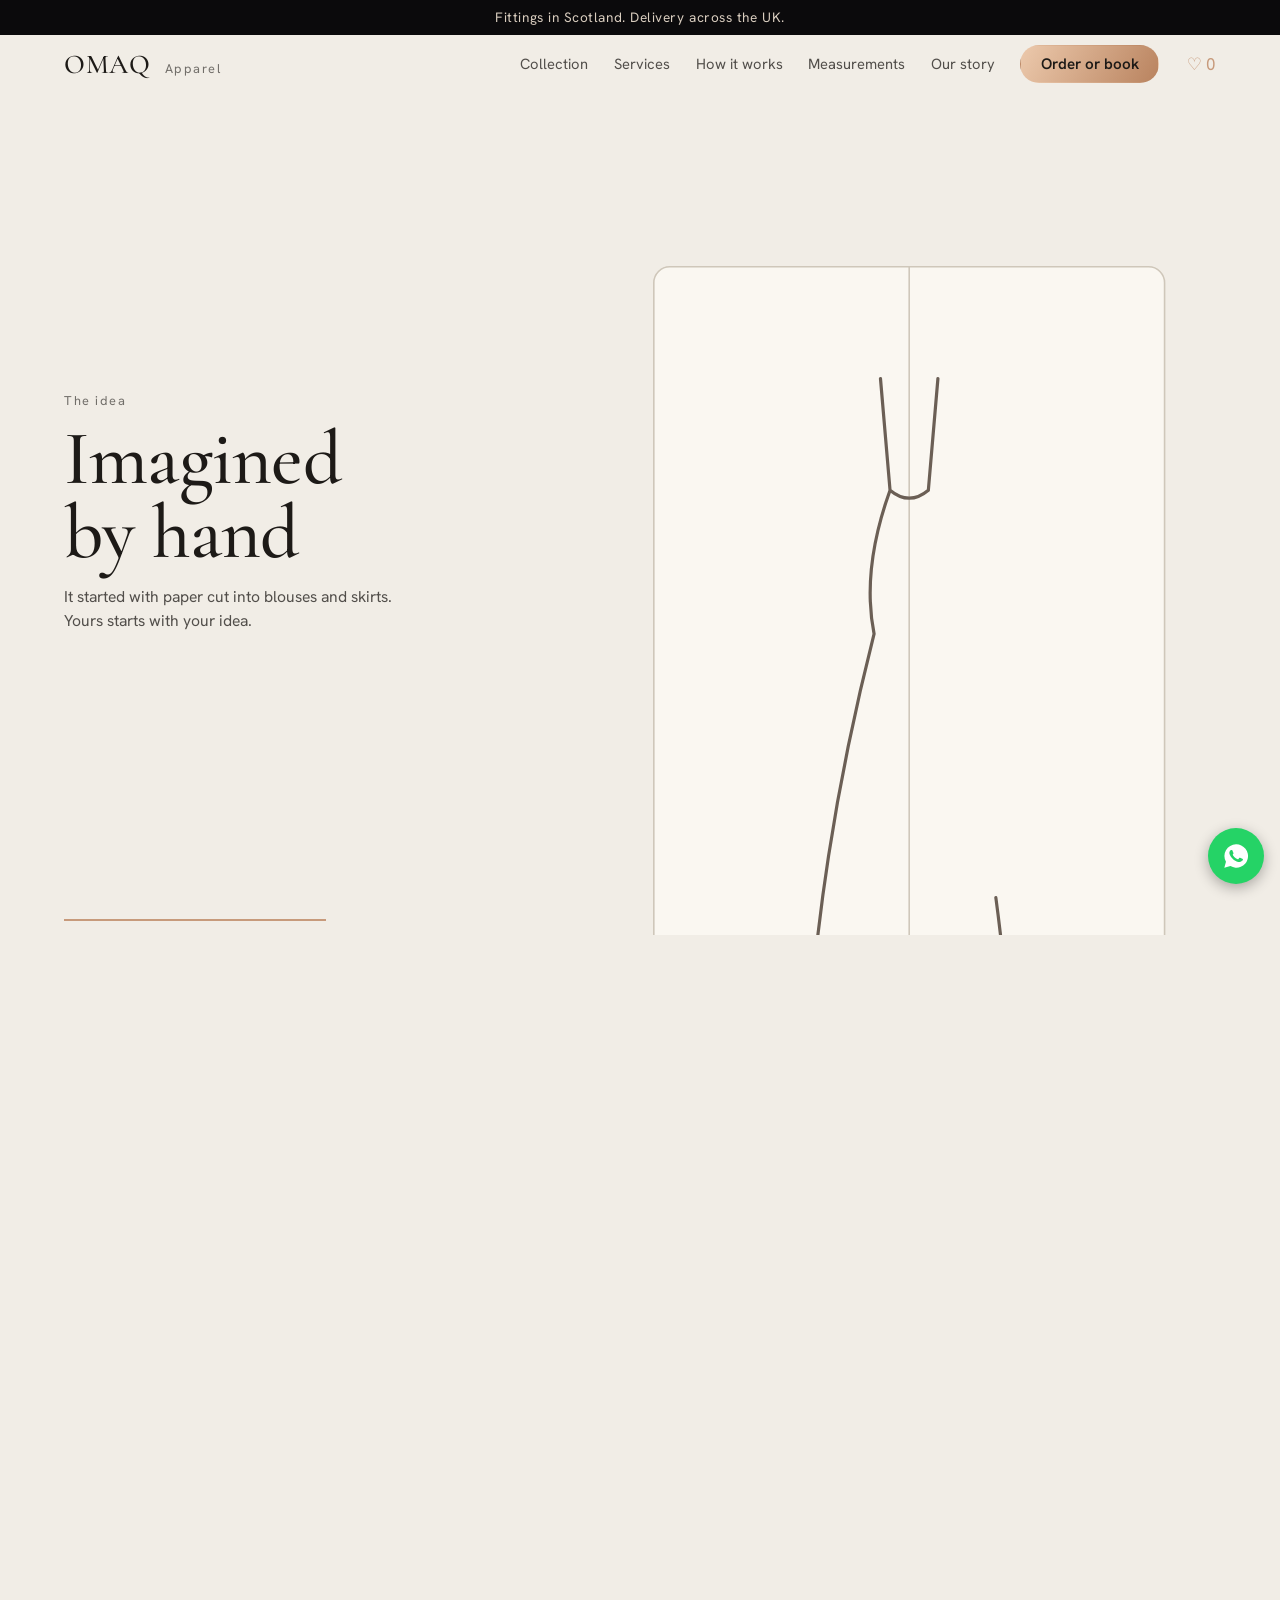
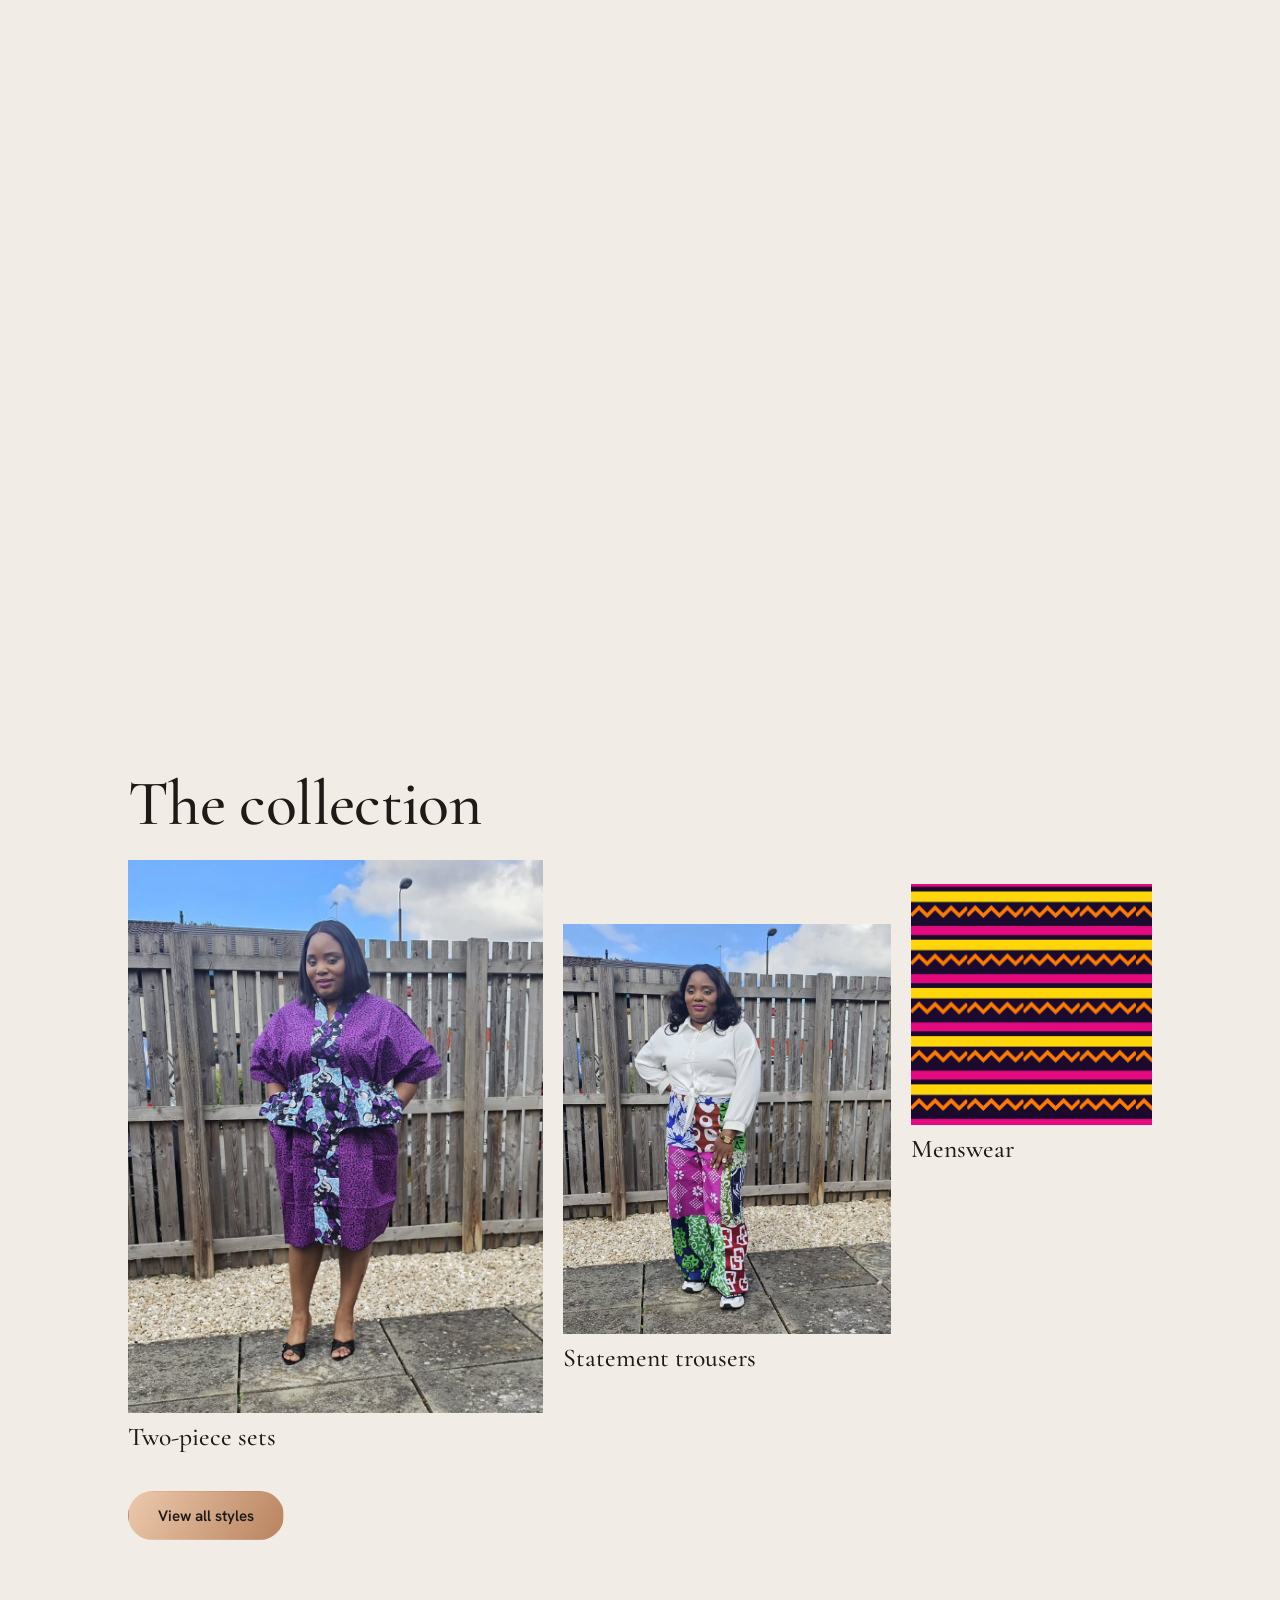
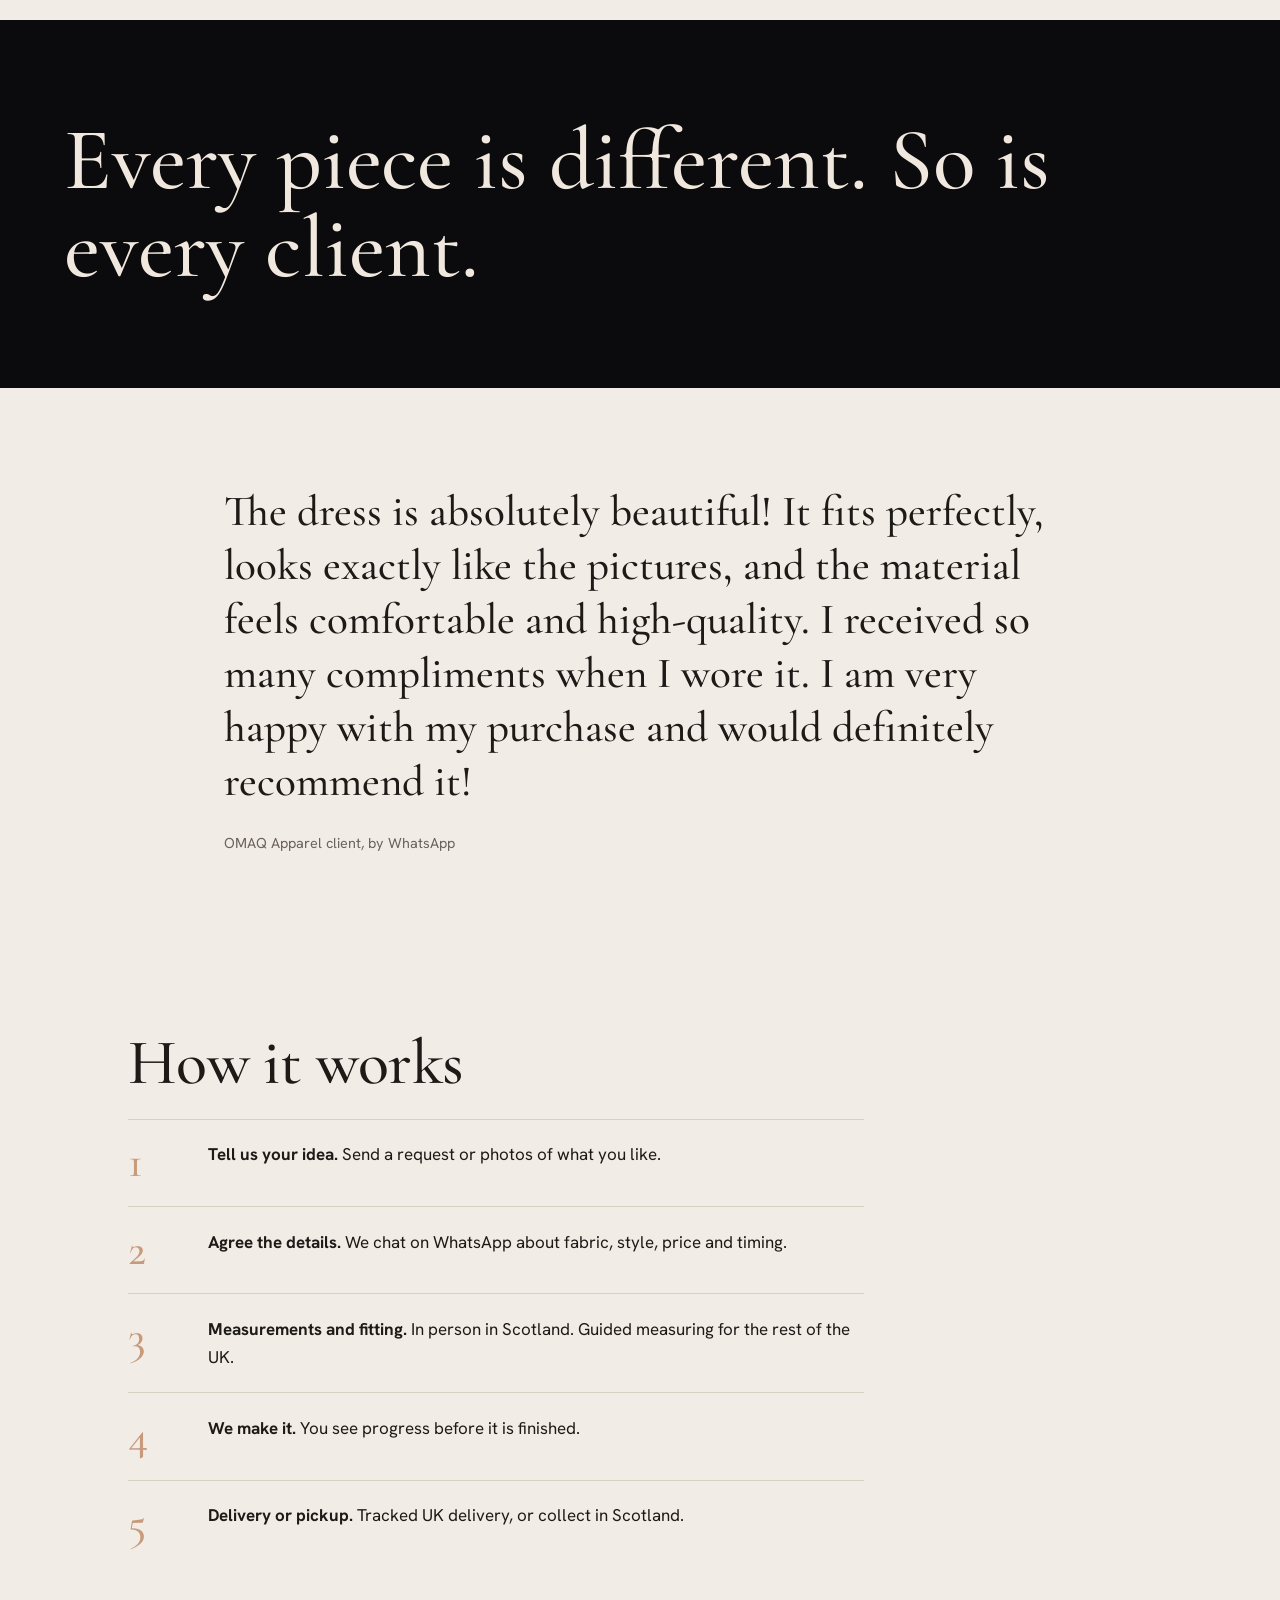
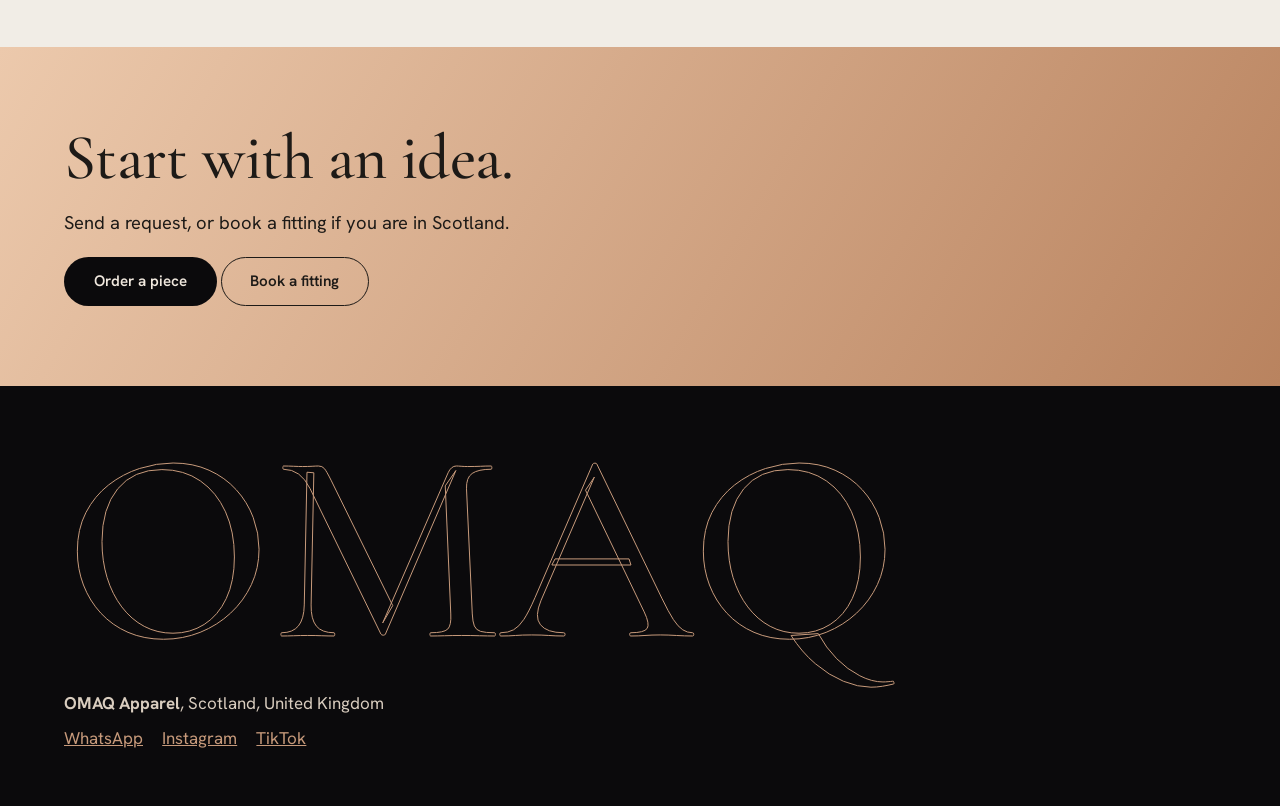
<file: index.html>
<!DOCTYPE html>
<html lang="en-GB"><head><meta charset="utf-8"><meta name="viewport" content="width=device-width, initial-scale=1">
<title>Custom outfits | OMAQ Apparel</title>
<meta name="description" content="Timeless, unique custom outfits for all genders and ages. Fabric sourcing, in-person fittings in Scotland, UK-wide delivery.">
<link rel="preconnect" href="https://fonts.googleapis.com"><link rel="preconnect" href="https://fonts.gstatic.com" crossorigin>
<link href="https://fonts.googleapis.com/css2?family=Cormorant+Garamond:wght@400;500;600&family=Hanken+Grotesk:wght@400;500;600&display=swap" rel="stylesheet">
<link rel="stylesheet" href="styles.css"></head><body>
<div class="bar">Fittings in Scotland. Delivery across the UK.</div>
<header class="top"><a class="logo" href="index.html">OMAQ <span>Apparel</span></a><div class="tools"><a class="heart" href="collection.html#favourites" aria-label="Favourites">&#9825; <span id="fav-count">0</span></a><button class="burger" aria-label="Menu" aria-expanded="false">&#9776;</button></div><nav id="menu" aria-label="Main"><a href="collection.html">Collection</a><a href="services.html">Services</a><a href="how-it-works.html">How it works</a><a href="measure.html">Measurements</a><a href="story.html">Our story</a><a class="btn" href="order.html">Order or book</a></nav></header>
<main><section class="track" id="track"><div class="stage" id="stage">
<div class="copy">
<div class="ch"><small>Scotland, UK</small><h1>From first line to final form</h1><p>Custom wear for every gender and age. Scroll to watch one piece come to life.</p></div>
<div class="ch"><small>The idea</small><h2>Imagined by hand</h2><p>It started with paper cut into blouses and skirts. Yours starts with your idea.</p></div>
<div class="ch"><small>The fabric</small><h2>Cut from your cloth</h2><p>Bring your own fabric or we source it. You approve it before we cut.</p></div>
<div class="ch"><small>The fit</small><h2>Made to move</h2><p>Measured to you, in person in Scotland or guided from anywhere in the UK.</p></div>
<div class="ch"><small>The reveal</small><h2>Made to be yours</h2><p>One of one, every time.</p></div>
</div>
<div class="art"><svg viewBox="0 0 400 600" id="svg" aria-hidden="true">
<defs><pattern id="pr" patternUnits="userSpaceOnUse" width="220" height="220"><image href="images/ankara-org.svg" width="220" height="220" preserveAspectRatio="xMidYMid slice"/></pattern>
<radialGradient id="spot" cx=".5" cy="0" r="1"><stop offset="0" stop-color="#fff" stop-opacity=".45"/><stop offset="1" stop-color="#fff" stop-opacity="0"/></radialGradient>
<linearGradient id="floor" x1="0" y1="0" x2="0" y2="1"><stop offset="0" stop-color="#2a2420" stop-opacity="0"/><stop offset="1" stop-color="#3b322b"/></linearGradient></defs>
<g id="book"><rect x="40" y="60" width="320" height="480" rx="10" fill="#faf7f1" stroke="#cfc7ba"/><line x1="200" y1="60" x2="200" y2="540" stroke="#cfc7ba"/></g>
<g id="spots" opacity="0"><rect x="0" y="520" width="400" height="80" fill="url(#floor)"/><polygon points="120,0 80,520 200,520" fill="url(#spot)"/><polygon points="280,0 200,520 320,520" fill="url(#spot)"/></g>
<g id="parts"></g>
<g id="dress"><g id="model" opacity="0" stroke="#d9b99c" stroke-width="3" fill="none" stroke-linecap="round"><ellipse cx="100" cy="-16" rx="13" ry="17" fill="#d9b99c" stroke="none"/><path d="M100 0v10M72 60l-14 120M128 60l14 120"/></g>
<path id="fill" d="M88 80Q100 90 112 80Q130 130 122 170Q150 280 160 385Q100 400 40 385Q50 280 78 170Q70 130 88 80Z" fill="url(#pr)" opacity="0"/>
<path id="line" d="M82 10L88 80Q100 90 112 80L118 10M88 80Q70 130 78 170Q50 280 40 385Q100 400 160 385Q150 280 122 170Q130 130 112 80" fill="none" stroke="#6b5f55" stroke-width="2" stroke-linecap="round"/></g>
</svg><img class="reveal" id="reveal" src="images/purple-peplum.jpg" alt="Purple printed peplum top and skirt set made by OMAQ Apparel"></div>
<div class="story-cta" id="cta"><a class="btn" href="order.html">Order a piece</a><a class="btn line" href="order.html?tab=fitting">Book a fitting</a></div>
<div class="prog" id="prog"></div>
</div></section>
<section class="wrap"><h2>The collection</h2><div class="look">
<a class="l1" href="collection.html"><img src="images/purple-peplum.jpg" alt="Purple printed peplum top and skirt set"><span>Two-piece sets</span></a>
<a class="l2" href="collection.html"><img src="images/patchwork-trousers.jpg" alt="Patchwork print wide-leg trousers with a white shirt"><span>Statement trousers</span></a>
<a class="l3" href="collection.html"><img src="images/kente.svg" alt=""><span>Menswear</span></a></div>
<a class="btn" href="collection.html">View all styles</a></section>
<section class="statement"><p>Every piece is different. So is every client.</p></section>
<section class="review"><blockquote><p>The dress is absolutely beautiful! It fits perfectly, looks exactly like the pictures, and the material feels comfortable and high-quality. I received so many compliments when I wore it. I am very happy with my purchase and would definitely recommend it!</p><footer>OMAQ Apparel client, by WhatsApp</footer></blockquote></section>
<section class="wrap"><h2>How it works</h2><ol class="steps">
<li><span><b>Tell us your idea.</b> Send a request or photos of what you like.</span></li>
<li><span><b>Agree the details.</b> We chat on WhatsApp about fabric, style, price and timing.</span></li>
<li><span><b>Measurements and fitting.</b> In person in Scotland. Guided measuring for the rest of the UK.</span></li>
<li><span><b>We make it.</b> You see progress before it is finished.</span></li>
<li><span><b>Delivery or pickup.</b> Tracked UK delivery, or collect in Scotland.</span></li></ol></section>
<section class="cta-band"><div><h2>Start with an idea.</h2><p>Send a request, or book a fitting if you are in Scotland.</p><a class="btn" href="order.html">Order a piece</a> <a class="btn line dark" href="order.html?tab=fitting">Book a fitting</a></div></section>
</main>
<footer><p><b>OMAQ Apparel</b>, Scotland, United Kingdom</p><p><a id="wa-link" href="#">WhatsApp</a><a href="https://www.instagram.com/omaq_apparel" rel="noopener">Instagram</a><a href="https://vm.tiktok.com/ZN8Bhapgd/" rel="noopener">TikTok</a></p></footer>
<a class="wa-float" id="wa-float" href="order.html" aria-label="Chat on WhatsApp"><svg viewBox="0 0 24 24" width="28" height="28" fill="#fff"><path d="M12 2a10 10 0 0 0-8.6 15L2 22l5.2-1.4A10 10 0 1 0 12 2zm5.2 13.9c-.2.6-1.3 1.2-1.8 1.2-.5.1-1 .2-3.3-.7-2.8-1.1-4.6-4-4.7-4.2-.1-.2-1.1-1.5-1.1-2.8 0-1.3.7-1.9.9-2.2.2-.2.5-.3.7-.3h.5c.2 0 .4 0 .6.5l.8 2c.1.2.1.4 0 .5l-.4.6c-.1.2-.3.3-.1.6.2.3.8 1.3 1.7 2.1 1.2 1 2.2 1.3 2.5 1.5.3.1.4.1.6-.1l.8-1c.2-.3.4-.2.6-.1l1.9.9c.3.1.5.2.5.3.1.1.1.6-.1 1.1z"/></svg></a>
<script src="app.js"></script></body></html>
</file>
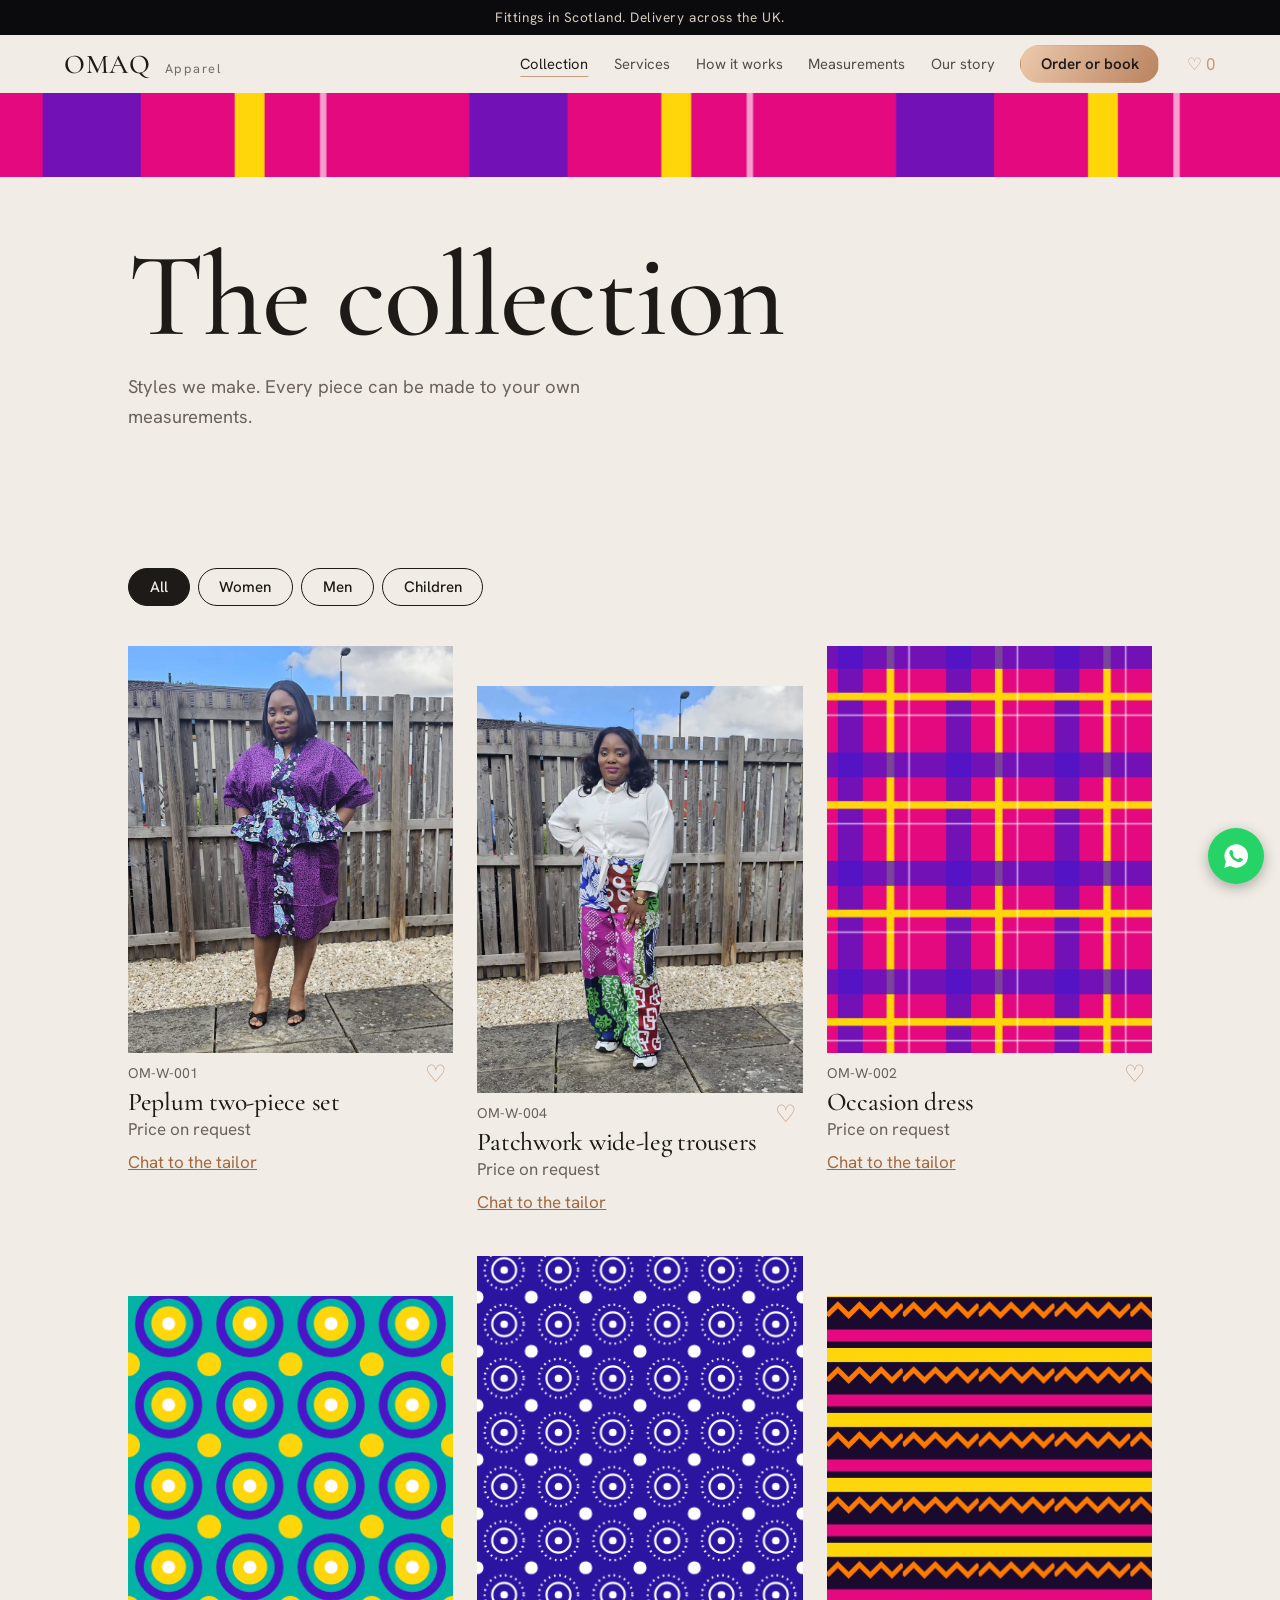
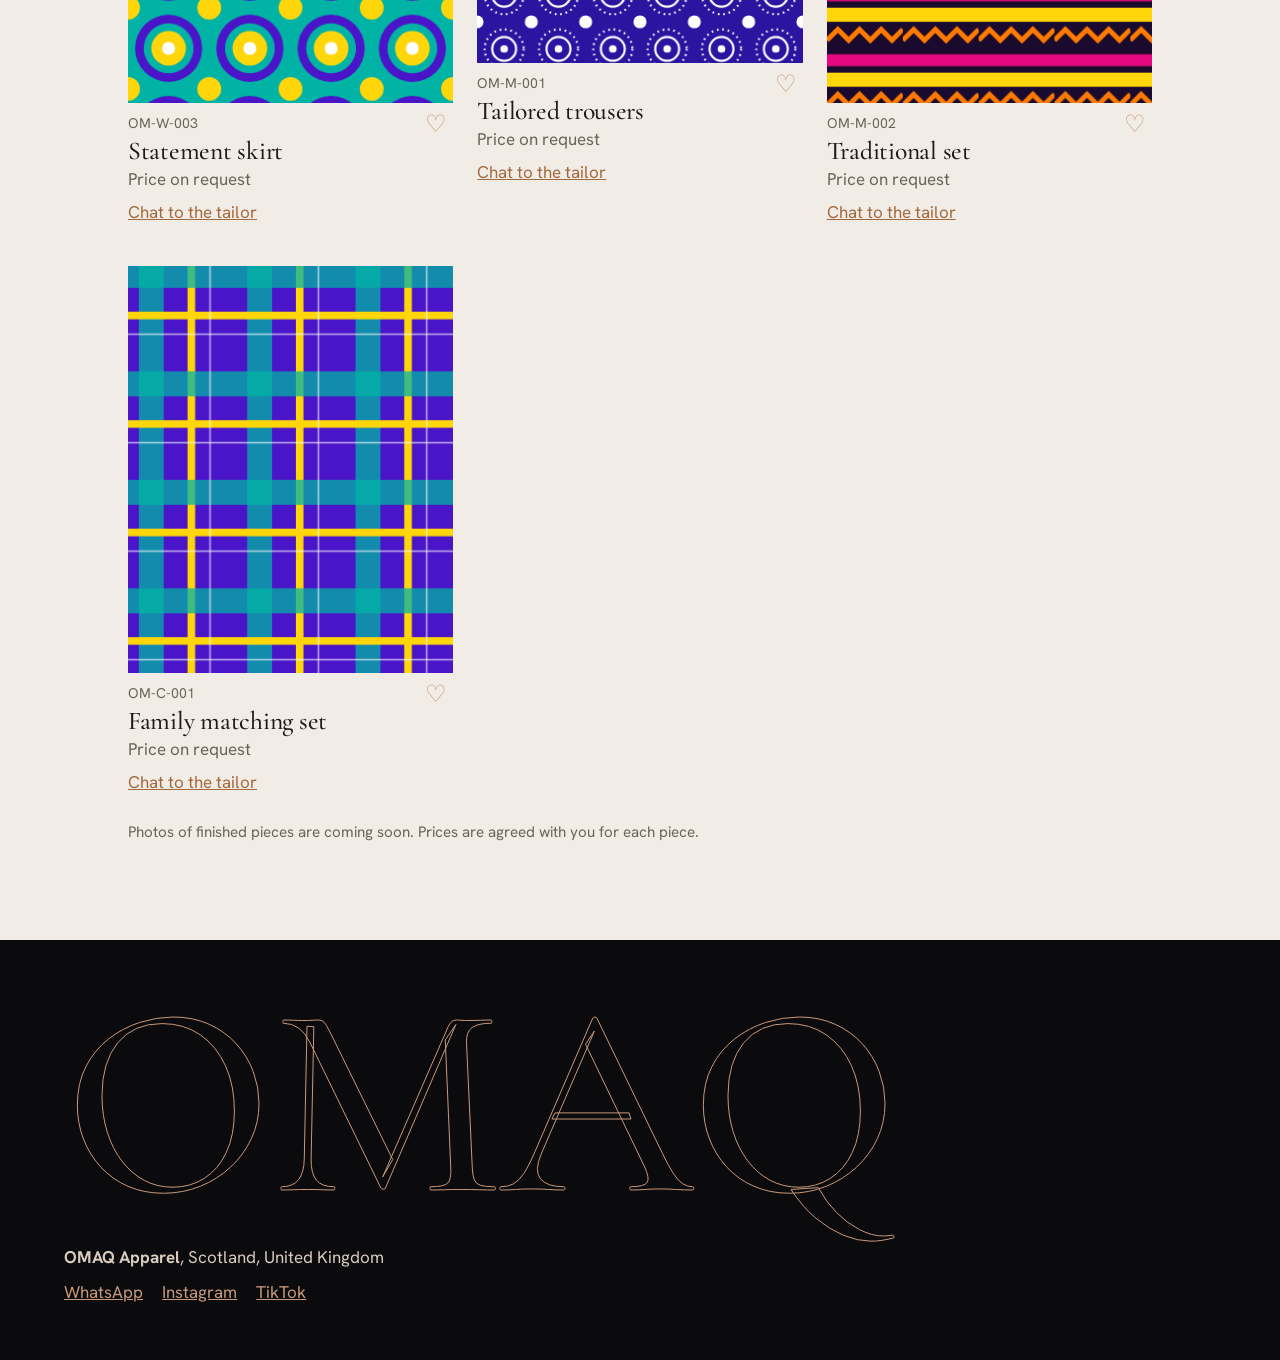
<file: collection.html>
<!DOCTYPE html>
<html lang="en-GB"><head><meta charset="utf-8"><meta name="viewport" content="width=device-width, initial-scale=1">
<title>Collection | OMAQ Apparel</title>
<meta name="description" content="Timeless, unique custom outfits for all genders and ages. Fabric sourcing, in-person fittings in Scotland, UK-wide delivery.">
<link rel="preconnect" href="https://fonts.googleapis.com"><link rel="preconnect" href="https://fonts.gstatic.com" crossorigin>
<link href="https://fonts.googleapis.com/css2?family=Cormorant+Garamond:wght@400;500;600&family=Hanken+Grotesk:wght@400;500;600&display=swap" rel="stylesheet">
<link rel="stylesheet" href="styles.css"></head><body>
<div class="bar">Fittings in Scotland. Delivery across the UK.</div>
<header class="top"><a class="logo" href="index.html">OMAQ <span>Apparel</span></a><div class="tools"><a class="heart" href="collection.html#favourites" aria-label="Favourites">&#9825; <span id="fav-count">0</span></a><button class="burger" aria-label="Menu" aria-expanded="false">&#9776;</button></div><nav id="menu" aria-label="Main"><a href="collection.html" aria-current="page">Collection</a><a href="services.html">Services</a><a href="how-it-works.html">How it works</a><a href="measure.html">Measurements</a><a href="story.html">Our story</a><a class="btn" href="order.html">Order or book</a></nav></header>
<main><section class="phead c-mag"><div class="in"><div><h1>The collection</h1><p>Styles we make. Every piece can be made to your own measurements.</p></div></div></section>
<section class="wrap"><div class="pills" id="pills"></div><div class="catalog" id="catalog"></div>
<p class="note">Photos of finished pieces are coming soon. Prices are agreed with you for each piece.</p></section>
<section class="wrap" id="favourites" hidden><h2>Your favourites</h2><div class="catalog" id="favlist"></div><p><a class="btn" id="fav-order" href="order.html">Order these on WhatsApp</a></p></section>
</main>
<footer><p><b>OMAQ Apparel</b>, Scotland, United Kingdom</p><p><a id="wa-link" href="#">WhatsApp</a><a href="https://www.instagram.com/omaq_apparel" rel="noopener">Instagram</a><a href="https://vm.tiktok.com/ZN8Bhapgd/" rel="noopener">TikTok</a></p></footer>
<a class="wa-float" id="wa-float" href="order.html" aria-label="Chat on WhatsApp"><svg viewBox="0 0 24 24" width="28" height="28" fill="#fff"><path d="M12 2a10 10 0 0 0-8.6 15L2 22l5.2-1.4A10 10 0 1 0 12 2zm5.2 13.9c-.2.6-1.3 1.2-1.8 1.2-.5.1-1 .2-3.3-.7-2.8-1.1-4.6-4-4.7-4.2-.1-.2-1.1-1.5-1.1-2.8 0-1.3.7-1.9.9-2.2.2-.2.5-.3.7-.3h.5c.2 0 .4 0 .6.5l.8 2c.1.2.1.4 0 .5l-.4.6c-.1.2-.3.3-.1.6.2.3.8 1.3 1.7 2.1 1.2 1 2.2 1.3 2.5 1.5.3.1.4.1.6-.1l.8-1c.2-.3.4-.2.6-.1l1.9.9c.3.1.5.2.5.3.1.1.1.6-.1 1.1z"/></svg></a>
<script src="app.js"></script></body></html>
</file>
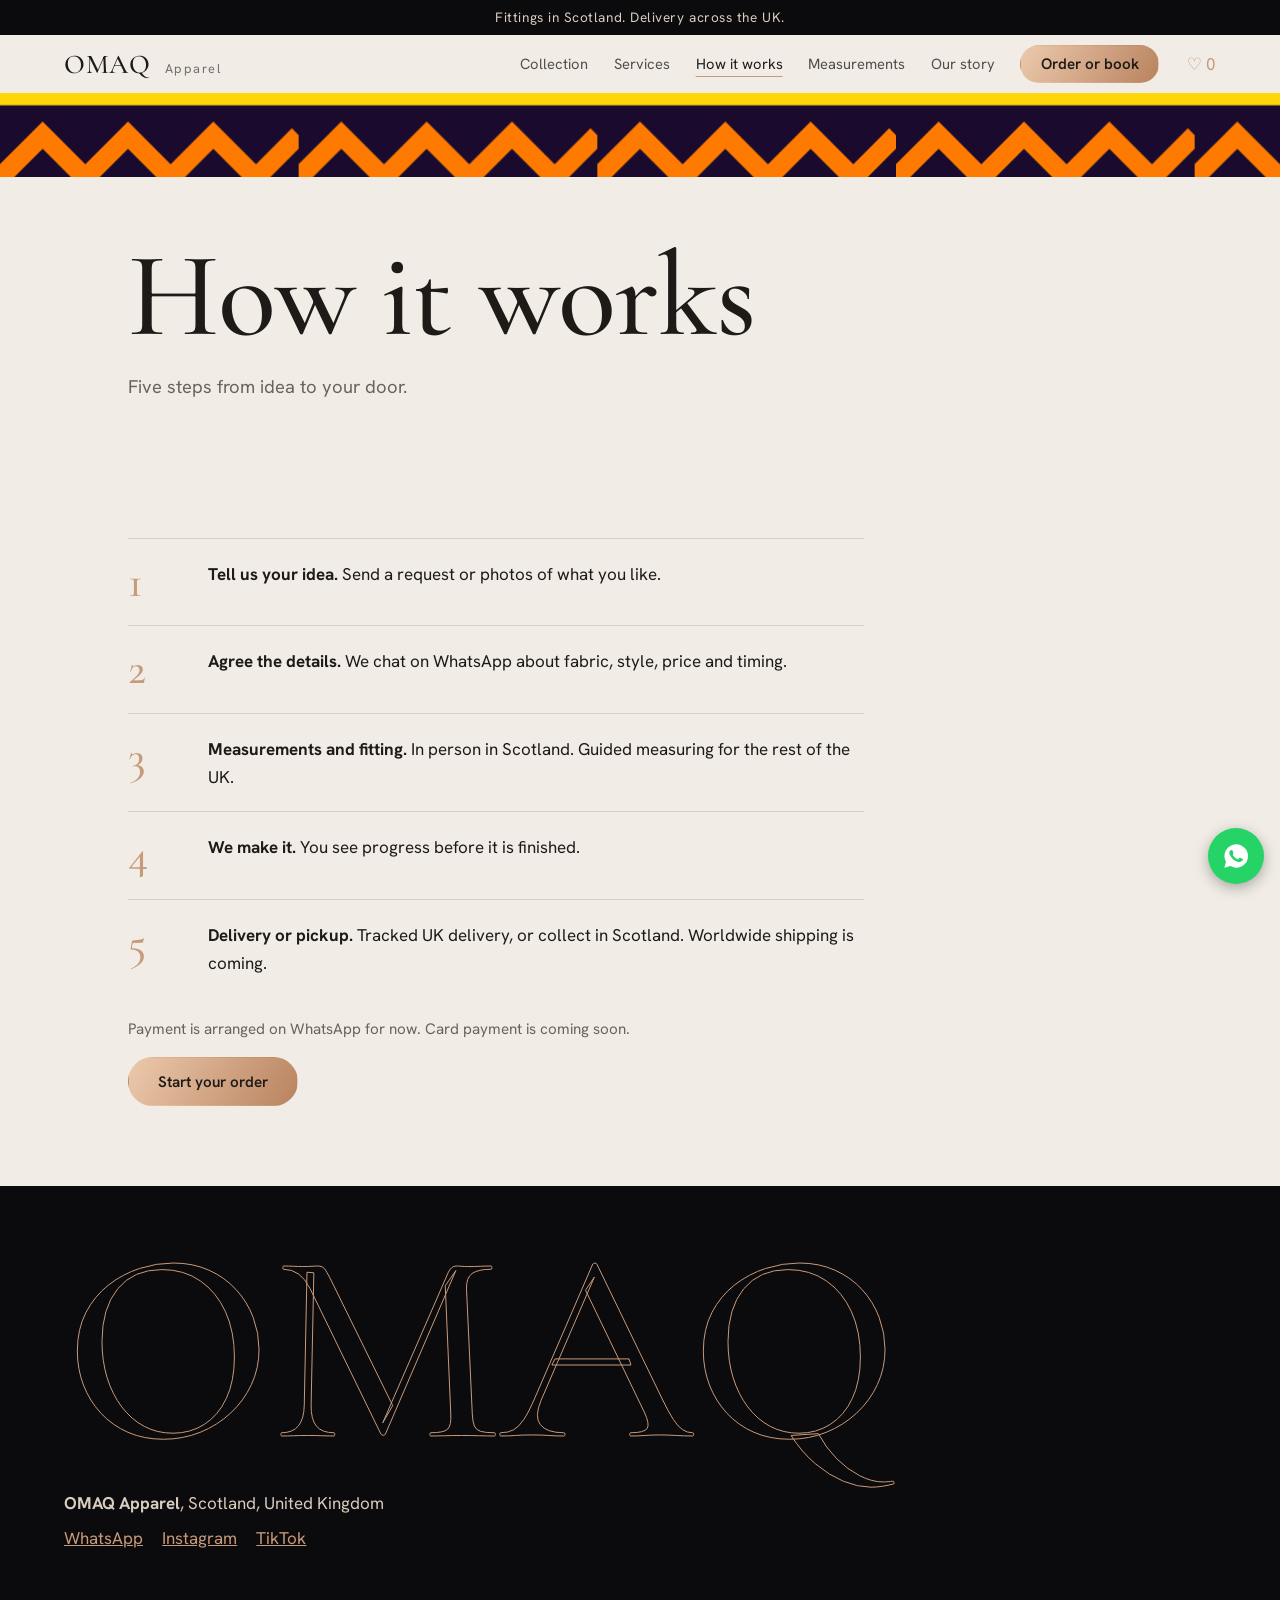
<file: how-it-works.html>
<!DOCTYPE html>
<html lang="en-GB"><head><meta charset="utf-8"><meta name="viewport" content="width=device-width, initial-scale=1">
<title>How it works | OMAQ Apparel</title>
<meta name="description" content="Timeless, unique custom outfits for all genders and ages. Fabric sourcing, in-person fittings in Scotland, UK-wide delivery.">
<link rel="preconnect" href="https://fonts.googleapis.com"><link rel="preconnect" href="https://fonts.gstatic.com" crossorigin>
<link href="https://fonts.googleapis.com/css2?family=Cormorant+Garamond:wght@400;500;600&family=Hanken+Grotesk:wght@400;500;600&display=swap" rel="stylesheet">
<link rel="stylesheet" href="styles.css"></head><body>
<div class="bar">Fittings in Scotland. Delivery across the UK.</div>
<header class="top"><a class="logo" href="index.html">OMAQ <span>Apparel</span></a><div class="tools"><a class="heart" href="collection.html#favourites" aria-label="Favourites">&#9825; <span id="fav-count">0</span></a><button class="burger" aria-label="Menu" aria-expanded="false">&#9776;</button></div><nav id="menu" aria-label="Main"><a href="collection.html">Collection</a><a href="services.html">Services</a><a href="how-it-works.html" aria-current="page">How it works</a><a href="measure.html">Measurements</a><a href="story.html">Our story</a><a class="btn" href="order.html">Order or book</a></nav></header>
<main><section class="phead c-vio"><div class="in"><div><h1>How it works</h1><p>Five steps from idea to your door.</p></div></div></section>
<section class="wrap"><ol class="steps">
<li><span><b>Tell us your idea.</b> Send a request or photos of what you like.</span></li>
<li><span><b>Agree the details.</b> We chat on WhatsApp about fabric, style, price and timing.</span></li>
<li><span><b>Measurements and fitting.</b> In person in Scotland. Guided measuring for the rest of the UK.</span></li>
<li><span><b>We make it.</b> You see progress before it is finished.</span></li>
<li><span><b>Delivery or pickup.</b> Tracked UK delivery, or collect in Scotland. Worldwide shipping is coming.</span></li></ol>
<p class="note">Payment is arranged on WhatsApp for now. Card payment is coming soon.</p><a class="btn" href="order.html">Start your order</a></section>
</main>
<footer><p><b>OMAQ Apparel</b>, Scotland, United Kingdom</p><p><a id="wa-link" href="#">WhatsApp</a><a href="https://www.instagram.com/omaq_apparel" rel="noopener">Instagram</a><a href="https://vm.tiktok.com/ZN8Bhapgd/" rel="noopener">TikTok</a></p></footer>
<a class="wa-float" id="wa-float" href="order.html" aria-label="Chat on WhatsApp"><svg viewBox="0 0 24 24" width="28" height="28" fill="#fff"><path d="M12 2a10 10 0 0 0-8.6 15L2 22l5.2-1.4A10 10 0 1 0 12 2zm5.2 13.9c-.2.6-1.3 1.2-1.8 1.2-.5.1-1 .2-3.3-.7-2.8-1.1-4.6-4-4.7-4.2-.1-.2-1.1-1.5-1.1-2.8 0-1.3.7-1.9.9-2.2.2-.2.5-.3.7-.3h.5c.2 0 .4 0 .6.5l.8 2c.1.2.1.4 0 .5l-.4.6c-.1.2-.3.3-.1.6.2.3.8 1.3 1.7 2.1 1.2 1 2.2 1.3 2.5 1.5.3.1.4.1.6-.1l.8-1c.2-.3.4-.2.6-.1l1.9.9c.3.1.5.2.5.3.1.1.1.6-.1 1.1z"/></svg></a>
<script src="app.js"></script></body></html>
</file>
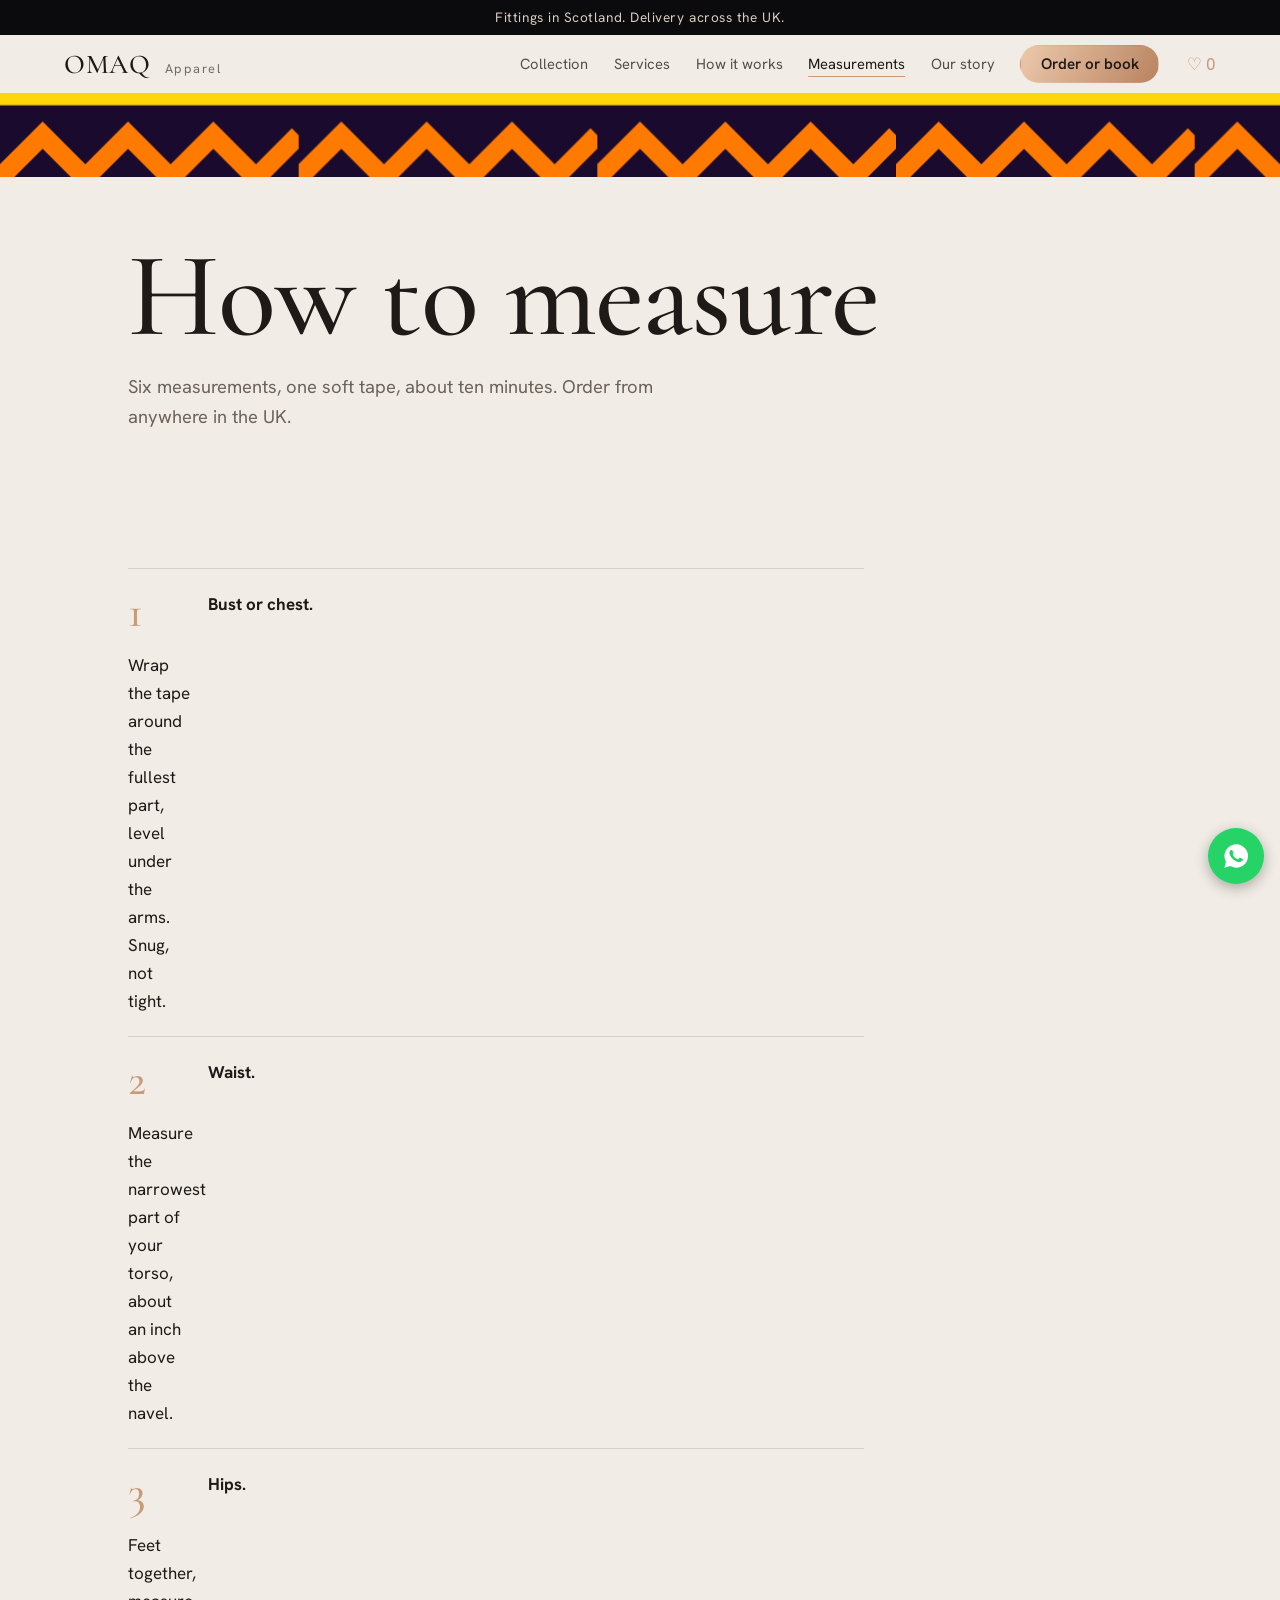
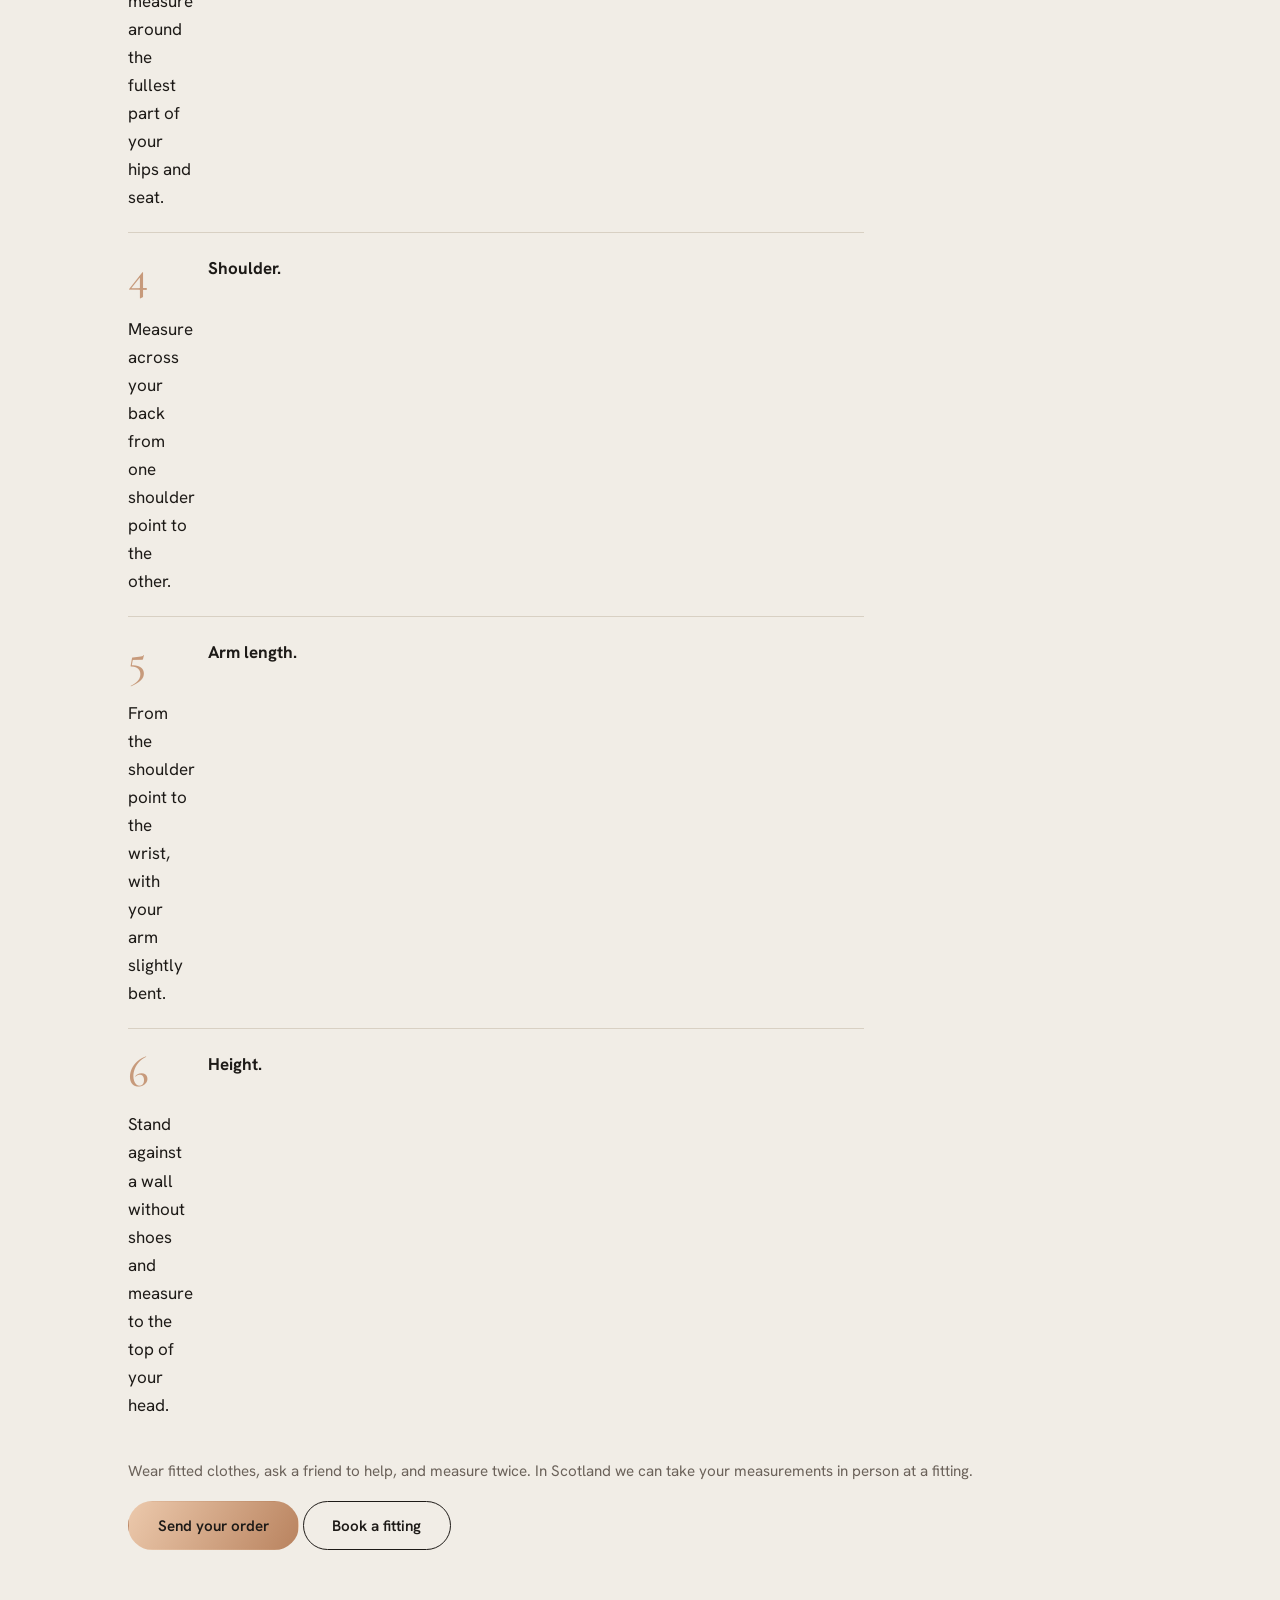
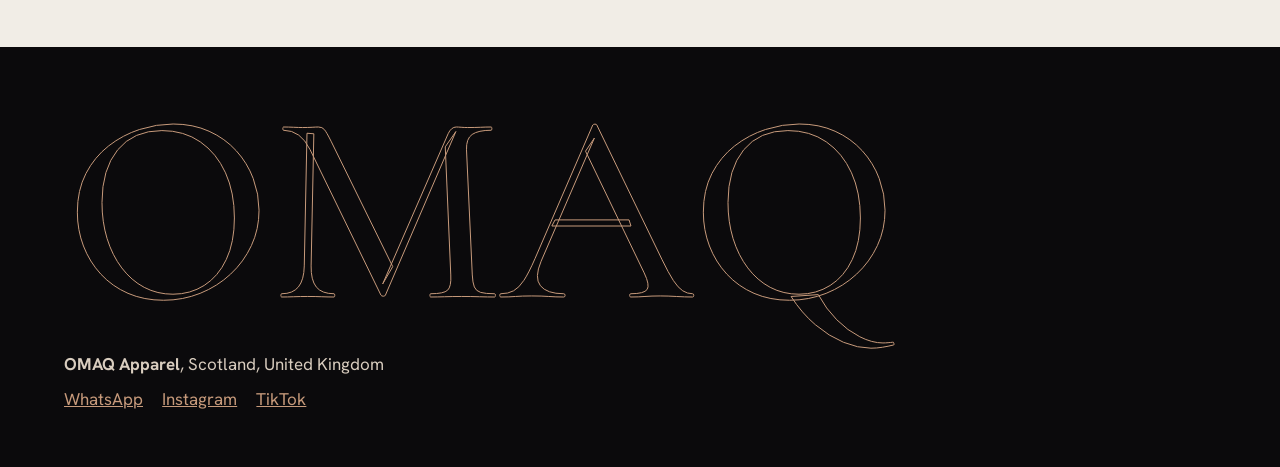
<file: measure.html>
<!DOCTYPE html>
<html lang="en-GB"><head><meta charset="utf-8"><meta name="viewport" content="width=device-width, initial-scale=1">
<title>How to measure | OMAQ Apparel</title>
<meta name="description" content="Timeless, unique custom outfits for all genders and ages. Fabric sourcing, in-person fittings in Scotland, UK-wide delivery.">
<link rel="preconnect" href="https://fonts.googleapis.com"><link rel="preconnect" href="https://fonts.gstatic.com" crossorigin>
<link href="https://fonts.googleapis.com/css2?family=Cormorant+Garamond:wght@400;500;600&family=Hanken+Grotesk:wght@400;500;600&display=swap" rel="stylesheet">
<link rel="stylesheet" href="styles.css"></head><body>
<div class="bar">Fittings in Scotland. Delivery across the UK.</div>
<header class="top"><a class="logo" href="index.html">OMAQ <span>Apparel</span></a><div class="tools"><a class="heart" href="collection.html#favourites" aria-label="Favourites">&#9825; <span id="fav-count">0</span></a><button class="burger" aria-label="Menu" aria-expanded="false">&#9776;</button></div><nav id="menu" aria-label="Main"><a href="collection.html">Collection</a><a href="services.html">Services</a><a href="how-it-works.html">How it works</a><a href="measure.html" aria-current="page">Measurements</a><a href="story.html">Our story</a><a class="btn" href="order.html">Order or book</a></nav></header>
<main><section class="phead c-vio"><div class="in"><div><h1>How to measure</h1><p>Six measurements, one soft tape, about ten minutes. Order from anywhere in the UK.</p></div></div></section>
<section class="wrap"><ol class="steps">
<li><b>Bust or chest.</b> Wrap the tape around the fullest part, level under the arms. Snug, not tight.</li>
<li><b>Waist.</b> Measure the narrowest part of your torso, about an inch above the navel.</li>
<li><b>Hips.</b> Feet together, measure around the fullest part of your hips and seat.</li>
<li><b>Shoulder.</b> Measure across your back from one shoulder point to the other.</li>
<li><b>Arm length.</b> From the shoulder point to the wrist, with your arm slightly bent.</li>
<li><b>Height.</b> Stand against a wall without shoes and measure to the top of your head.</li></ol>
<p class="note">Wear fitted clothes, ask a friend to help, and measure twice. In Scotland we can take your measurements in person at a fitting.</p>
<p><a class="btn" href="order.html">Send your order</a> <a class="btn line dark" href="order.html?tab=fitting">Book a fitting</a></p></section>
</main>
<footer><p><b>OMAQ Apparel</b>, Scotland, United Kingdom</p><p><a id="wa-link" href="#">WhatsApp</a><a href="https://www.instagram.com/omaq_apparel" rel="noopener">Instagram</a><a href="https://vm.tiktok.com/ZN8Bhapgd/" rel="noopener">TikTok</a></p></footer>
<a class="wa-float" id="wa-float" href="order.html" aria-label="Chat on WhatsApp"><svg viewBox="0 0 24 24" width="28" height="28" fill="#fff"><path d="M12 2a10 10 0 0 0-8.6 15L2 22l5.2-1.4A10 10 0 1 0 12 2zm5.2 13.9c-.2.6-1.3 1.2-1.8 1.2-.5.1-1 .2-3.3-.7-2.8-1.1-4.6-4-4.7-4.2-.1-.2-1.1-1.5-1.1-2.8 0-1.3.7-1.9.9-2.2.2-.2.5-.3.7-.3h.5c.2 0 .4 0 .6.5l.8 2c.1.2.1.4 0 .5l-.4.6c-.1.2-.3.3-.1.6.2.3.8 1.3 1.7 2.1 1.2 1 2.2 1.3 2.5 1.5.3.1.4.1.6-.1l.8-1c.2-.3.4-.2.6-.1l1.9.9c.3.1.5.2.5.3.1.1.1.6-.1 1.1z"/></svg></a>
<script src="app.js"></script></body></html>
</file>
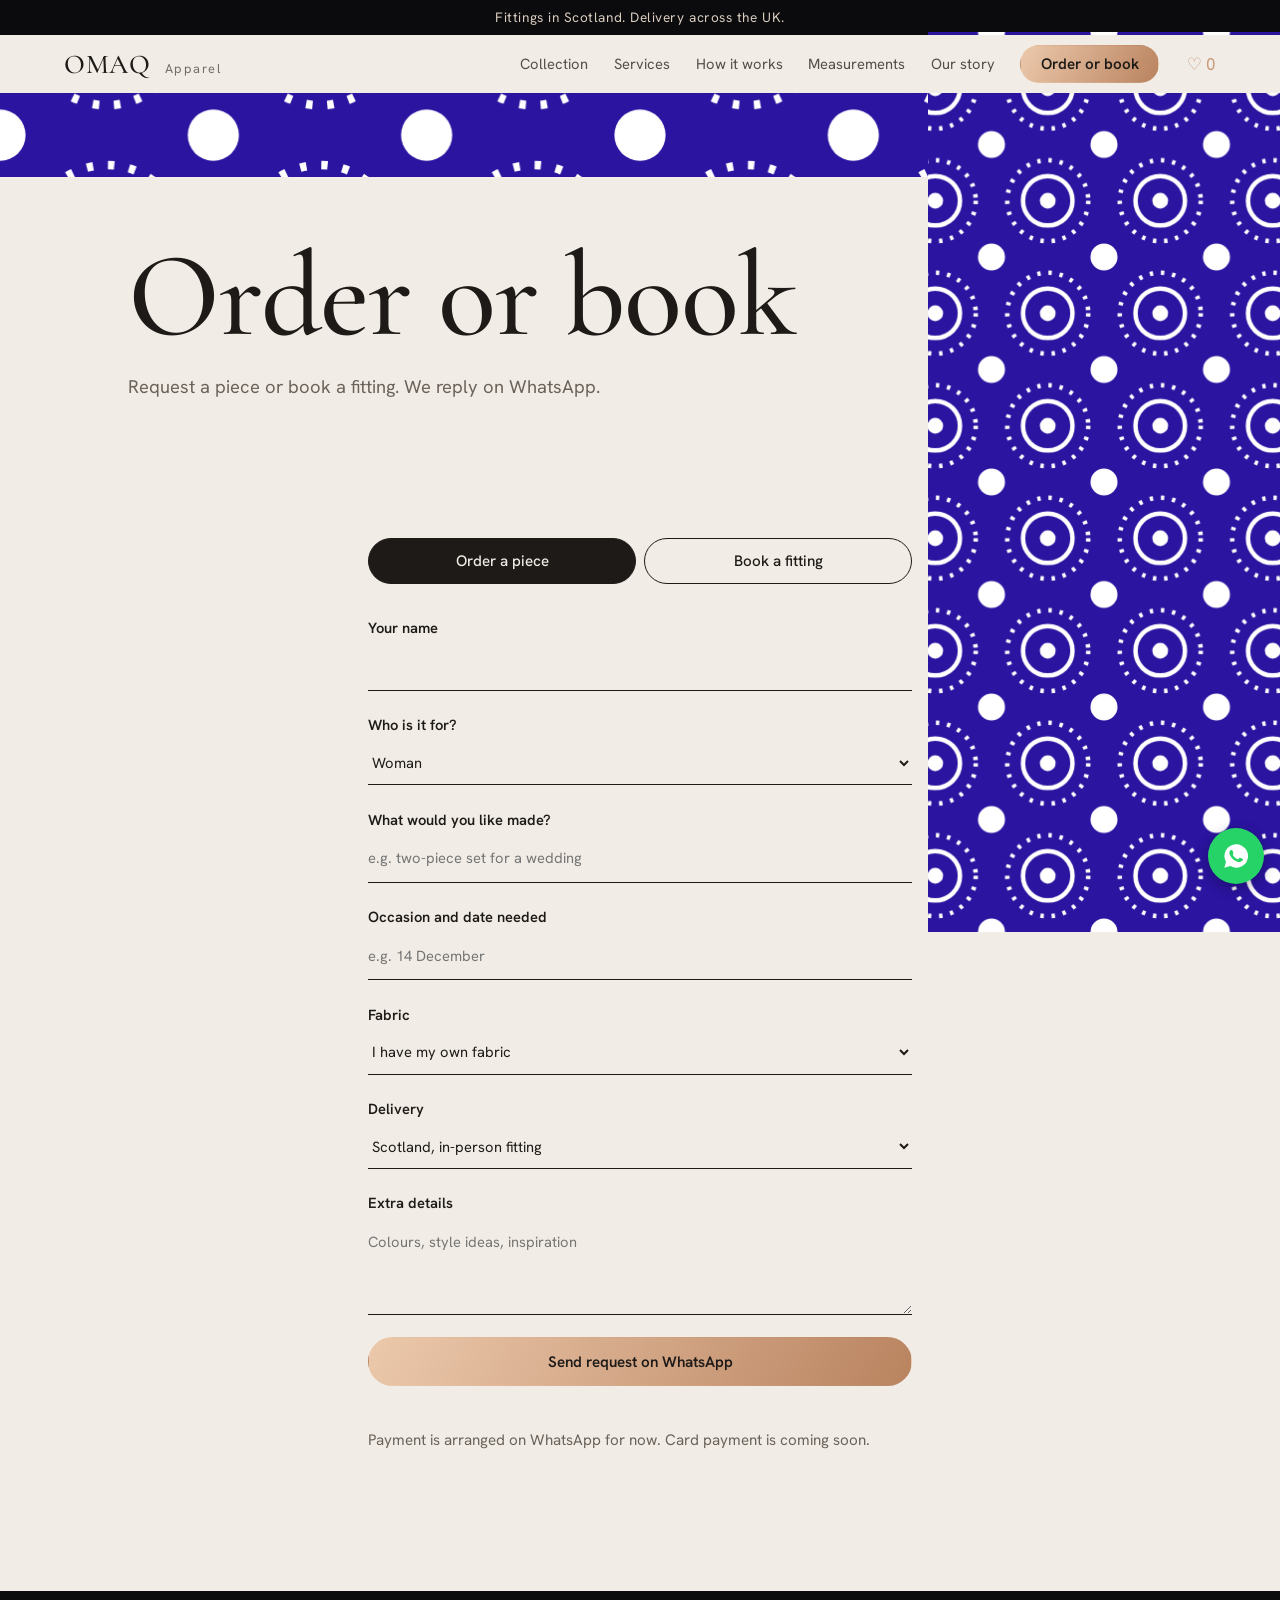
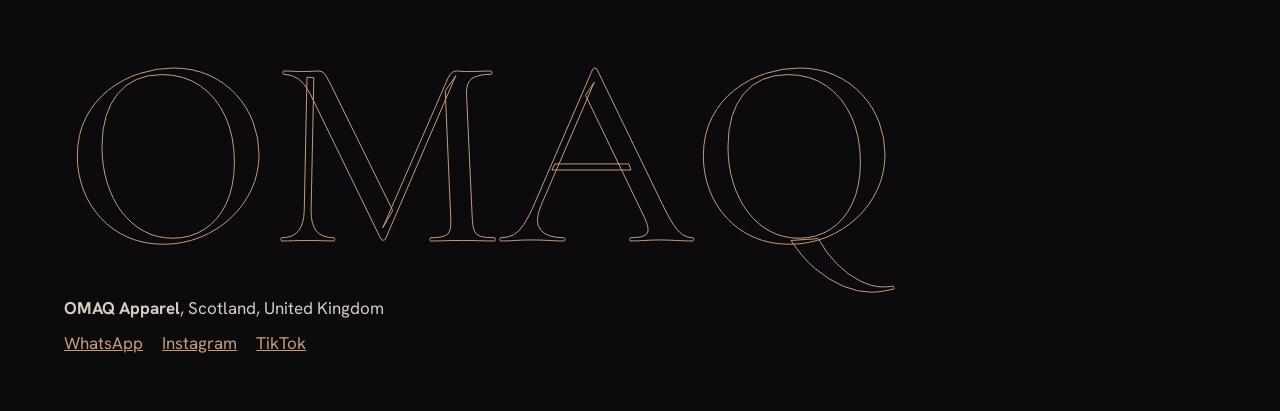
<file: order.html>
<!DOCTYPE html>
<html lang="en-GB"><head><meta charset="utf-8"><meta name="viewport" content="width=device-width, initial-scale=1">
<title>Order or book | OMAQ Apparel</title>
<meta name="description" content="Timeless, unique custom outfits for all genders and ages. Fabric sourcing, in-person fittings in Scotland, UK-wide delivery.">
<link rel="preconnect" href="https://fonts.googleapis.com"><link rel="preconnect" href="https://fonts.gstatic.com" crossorigin>
<link href="https://fonts.googleapis.com/css2?family=Cormorant+Garamond:wght@400;500;600&family=Hanken+Grotesk:wght@400;500;600&display=swap" rel="stylesheet">
<link rel="stylesheet" href="styles.css"></head><body>
<div class="bar">Fittings in Scotland. Delivery across the UK.</div>
<header class="top"><a class="logo" href="index.html">OMAQ <span>Apparel</span></a><div class="tools"><a class="heart" href="collection.html#favourites" aria-label="Favourites">&#9825; <span id="fav-count">0</span></a><button class="burger" aria-label="Menu" aria-expanded="false">&#9776;</button></div><nav id="menu" aria-label="Main"><a href="collection.html">Collection</a><a href="services.html">Services</a><a href="how-it-works.html">How it works</a><a href="measure.html">Measurements</a><a href="story.html">Our story</a><a class="btn" href="order.html" aria-current="page">Order or book</a></nav></header>
<main><section class="phead c-yel"><div class="in"><div><h1>Order or book</h1><p>Request a piece or book a fitting. We reply on WhatsApp.</p></div><img class="art" src="images/adire.svg" alt=""></div></section>
<section class="wrap order">
<div class="tabs" role="tablist"><button role="tab" aria-selected="true" data-tab="order">Order a piece</button><button role="tab" aria-selected="false" data-tab="fitting">Book a fitting</button></div>
<form id="form-order" class="panel" novalidate>
<label>Your name<input name="name" required autocomplete="name"></label>
<label>Who is it for?<select name="who"><option>Woman</option><option>Man</option><option>Child</option></select></label>
<label>What would you like made?<input name="item" required placeholder="e.g. two-piece set for a wedding"></label>
<label>Occasion and date needed<input name="date" placeholder="e.g. 14 December"></label>
<label>Fabric<select name="fabric"><option>I have my own fabric</option><option>Please source fabric for me</option><option>Not sure yet</option></select></label>
<label>Delivery<select name="delivery"><option>Scotland, in-person fitting</option><option>Elsewhere in the UK</option><option>Outside the UK</option></select></label>
<label>Extra details<textarea name="notes" rows="3" placeholder="Colours, style ideas, inspiration"></textarea></label>
<button class="btn" type="submit">Send request on WhatsApp</button>
<p class="note">Payment is arranged on WhatsApp for now. Card payment is coming soon.</p><p class="error" role="alert"></p></form>
<form id="form-fitting" class="panel" hidden novalidate>
<p class="note">In-person fittings are available in Scotland.</p>
<label>Your name<input name="name" required autocomplete="name"></label>
<label>Town or city in Scotland<input name="town" required></label>
<label>Preferred date<input name="date" type="date" required></label>
<label>Preferred time<select name="time"><option>Morning</option><option>Afternoon</option><option>Evening</option></select></label>
<label>What is the fitting for?<input name="item" placeholder="e.g. measurements for a suit"></label>
<button class="btn" type="submit">Request fitting on WhatsApp</button><p class="error" role="alert"></p></form>
</section>
</main>
<footer><p><b>OMAQ Apparel</b>, Scotland, United Kingdom</p><p><a id="wa-link" href="#">WhatsApp</a><a href="https://www.instagram.com/omaq_apparel" rel="noopener">Instagram</a><a href="https://vm.tiktok.com/ZN8Bhapgd/" rel="noopener">TikTok</a></p></footer>
<a class="wa-float" id="wa-float" href="order.html" aria-label="Chat on WhatsApp"><svg viewBox="0 0 24 24" width="28" height="28" fill="#fff"><path d="M12 2a10 10 0 0 0-8.6 15L2 22l5.2-1.4A10 10 0 1 0 12 2zm5.2 13.9c-.2.6-1.3 1.2-1.8 1.2-.5.1-1 .2-3.3-.7-2.8-1.1-4.6-4-4.7-4.2-.1-.2-1.1-1.5-1.1-2.8 0-1.3.7-1.9.9-2.2.2-.2.5-.3.7-.3h.5c.2 0 .4 0 .6.5l.8 2c.1.2.1.4 0 .5l-.4.6c-.1.2-.3.3-.1.6.2.3.8 1.3 1.7 2.1 1.2 1 2.2 1.3 2.5 1.5.3.1.4.1.6-.1l.8-1c.2-.3.4-.2.6-.1l1.9.9c.3.1.5.2.5.3.1.1.1.6-.1 1.1z"/></svg></a>
<script src="app.js"></script></body></html>
</file>
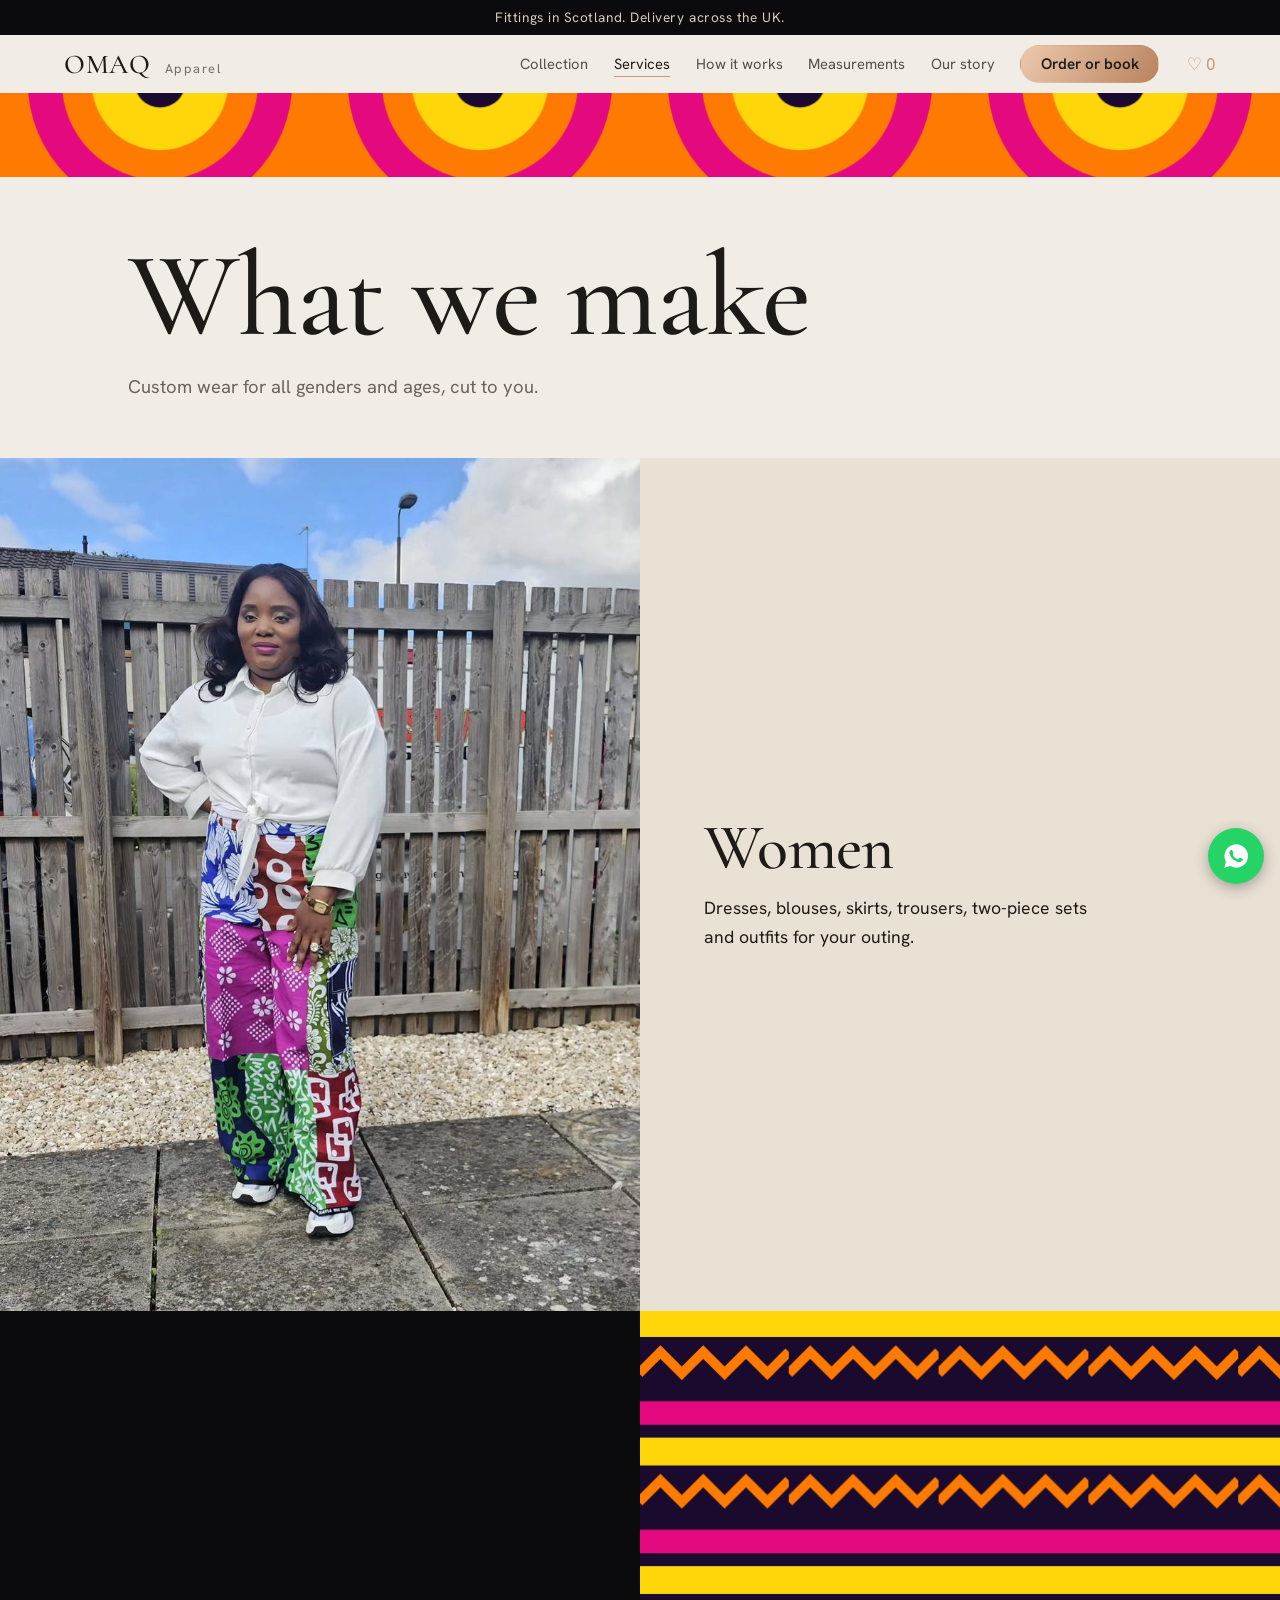
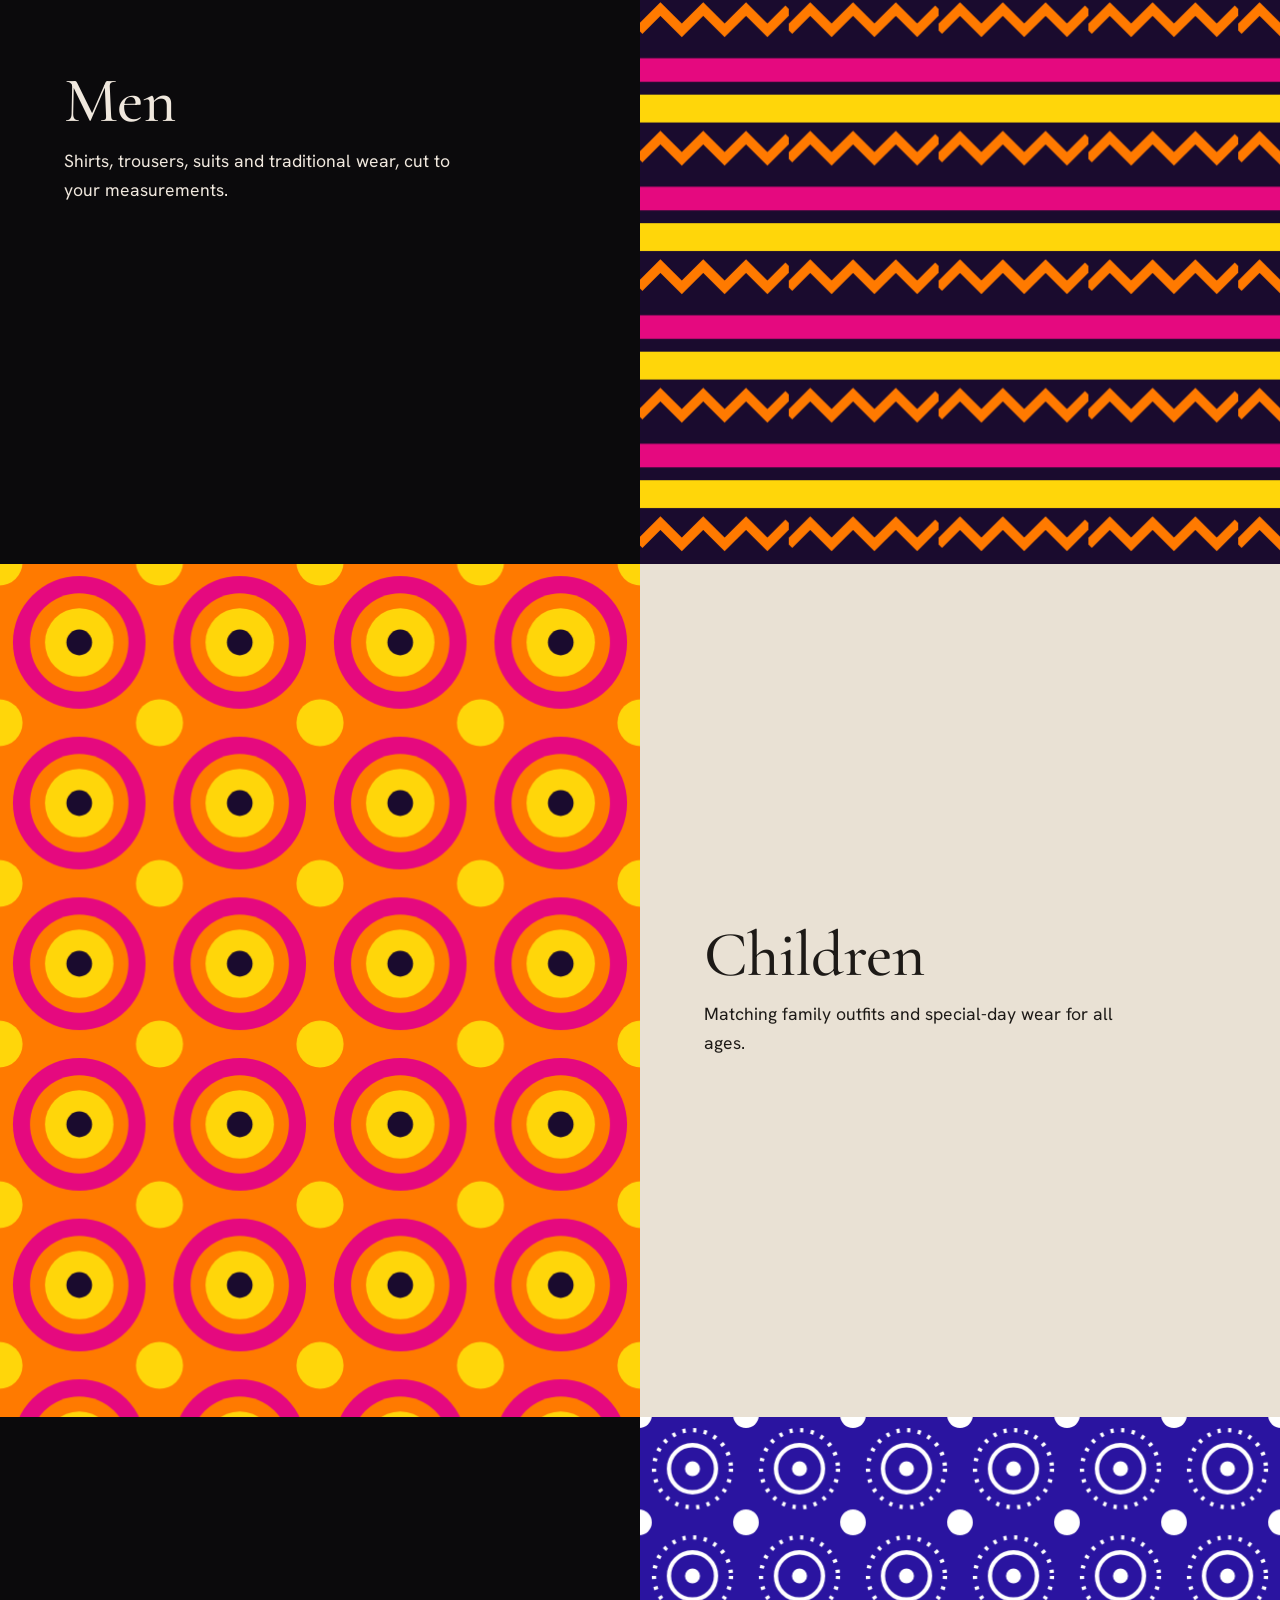
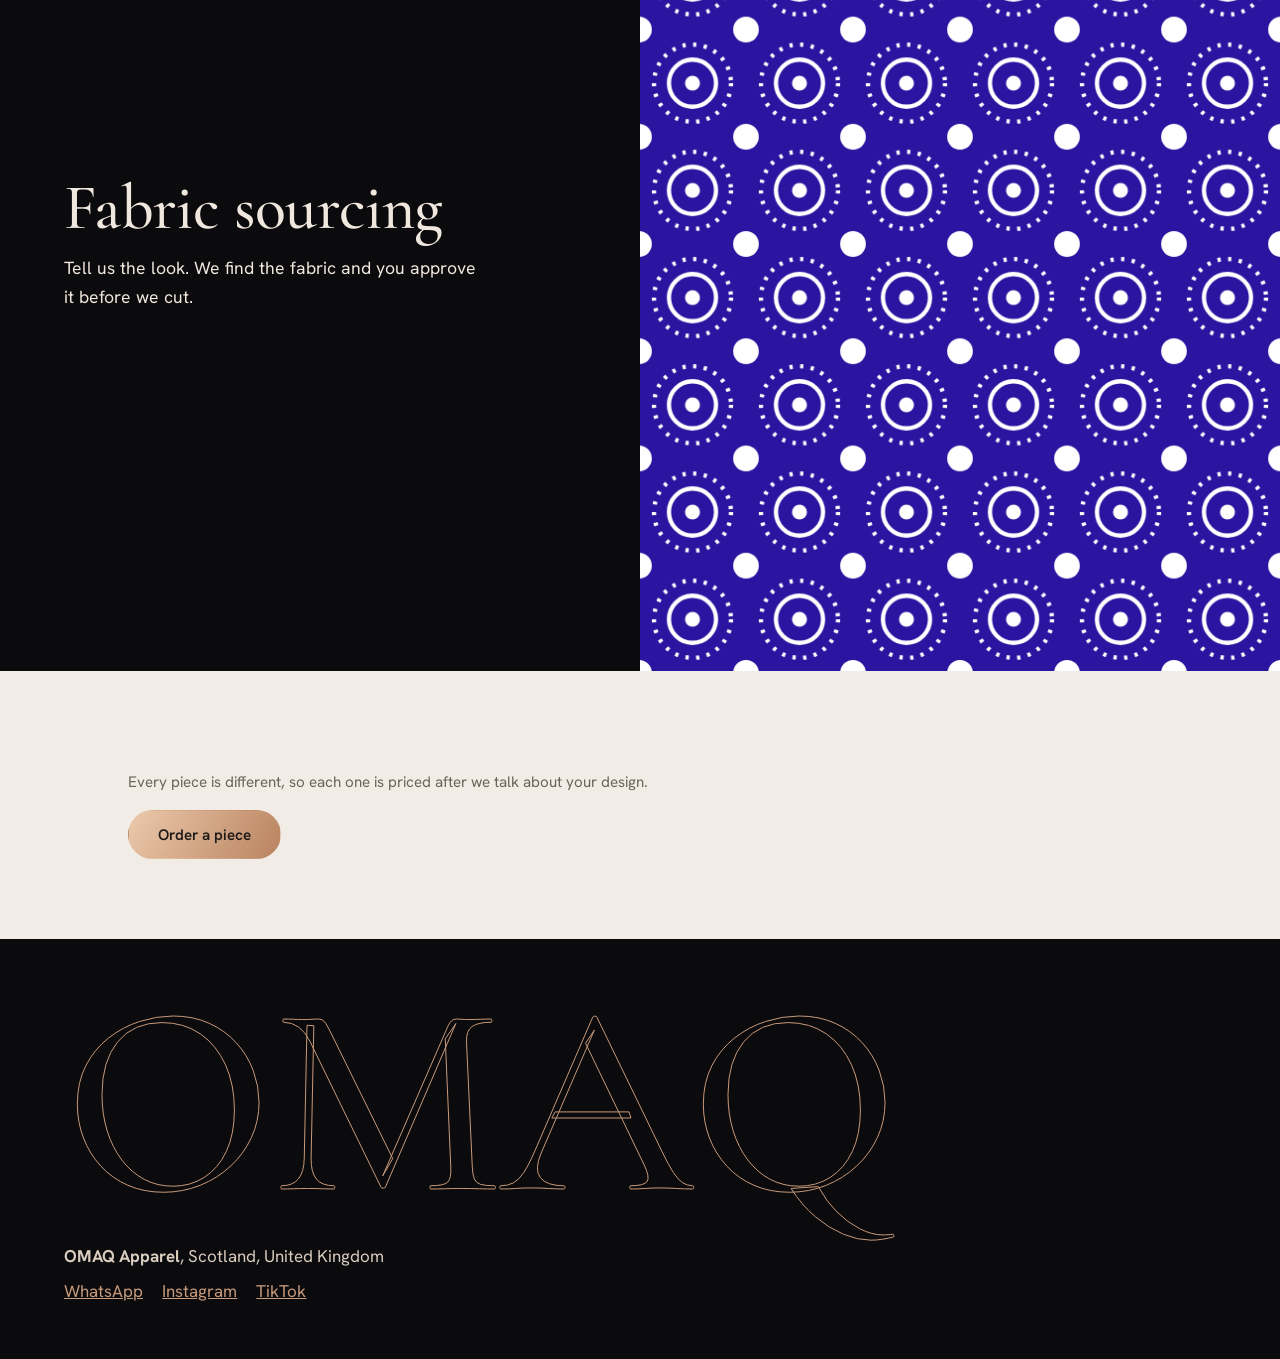
<file: services.html>
<!DOCTYPE html>
<html lang="en-GB"><head><meta charset="utf-8"><meta name="viewport" content="width=device-width, initial-scale=1">
<title>What we make | OMAQ Apparel</title>
<meta name="description" content="Timeless, unique custom outfits for all genders and ages. Fabric sourcing, in-person fittings in Scotland, UK-wide delivery.">
<link rel="preconnect" href="https://fonts.googleapis.com"><link rel="preconnect" href="https://fonts.gstatic.com" crossorigin>
<link href="https://fonts.googleapis.com/css2?family=Cormorant+Garamond:wght@400;500;600&family=Hanken+Grotesk:wght@400;500;600&display=swap" rel="stylesheet">
<link rel="stylesheet" href="styles.css"></head><body>
<div class="bar">Fittings in Scotland. Delivery across the UK.</div>
<header class="top"><a class="logo" href="index.html">OMAQ <span>Apparel</span></a><div class="tools"><a class="heart" href="collection.html#favourites" aria-label="Favourites">&#9825; <span id="fav-count">0</span></a><button class="burger" aria-label="Menu" aria-expanded="false">&#9776;</button></div><nav id="menu" aria-label="Main"><a href="collection.html">Collection</a><a href="services.html" aria-current="page">Services</a><a href="how-it-works.html">How it works</a><a href="measure.html">Measurements</a><a href="story.html">Our story</a><a class="btn" href="order.html">Order or book</a></nav></header>
<main><section class="phead c-org"><div class="in"><div><h1>What we make</h1><p>Custom wear for all genders and ages, cut to you.</p></div></div></section>
<section class="rows">
<article class="r1"><img src="images/patchwork-trousers.jpg" alt="Patchwork print wide-leg trousers"><div><h2>Women</h2><p>Dresses, blouses, skirts, trousers, two-piece sets and outfits for your outing.</p></div></article>
<article class="r2"><img src="images/kente.svg" alt=""><div><h2>Men</h2><p>Shirts, trousers, suits and traditional wear, cut to your measurements.</p></div></article>
<article class="r3"><img src="images/ankara-org.svg" alt=""><div><h2>Children</h2><p>Matching family outfits and special-day wear for all ages.</p></div></article>
<article class="r4"><img src="images/adire.svg" alt=""><div><h2>Fabric sourcing</h2><p>Tell us the look. We find the fabric and you approve it before we cut.</p></div></article></section>
<section class="wrap"><p class="note">Every piece is different, so each one is priced after we talk about your design.</p><a class="btn" href="order.html">Order a piece</a></section>
</main>
<footer><p><b>OMAQ Apparel</b>, Scotland, United Kingdom</p><p><a id="wa-link" href="#">WhatsApp</a><a href="https://www.instagram.com/omaq_apparel" rel="noopener">Instagram</a><a href="https://vm.tiktok.com/ZN8Bhapgd/" rel="noopener">TikTok</a></p></footer>
<a class="wa-float" id="wa-float" href="order.html" aria-label="Chat on WhatsApp"><svg viewBox="0 0 24 24" width="28" height="28" fill="#fff"><path d="M12 2a10 10 0 0 0-8.6 15L2 22l5.2-1.4A10 10 0 1 0 12 2zm5.2 13.9c-.2.6-1.3 1.2-1.8 1.2-.5.1-1 .2-3.3-.7-2.8-1.1-4.6-4-4.7-4.2-.1-.2-1.1-1.5-1.1-2.8 0-1.3.7-1.9.9-2.2.2-.2.5-.3.7-.3h.5c.2 0 .4 0 .6.5l.8 2c.1.2.1.4 0 .5l-.4.6c-.1.2-.3.3-.1.6.2.3.8 1.3 1.7 2.1 1.2 1 2.2 1.3 2.5 1.5.3.1.4.1.6-.1l.8-1c.2-.3.4-.2.6-.1l1.9.9c.3.1.5.2.5.3.1.1.1.6-.1 1.1z"/></svg></a>
<script src="app.js"></script></body></html>
</file>
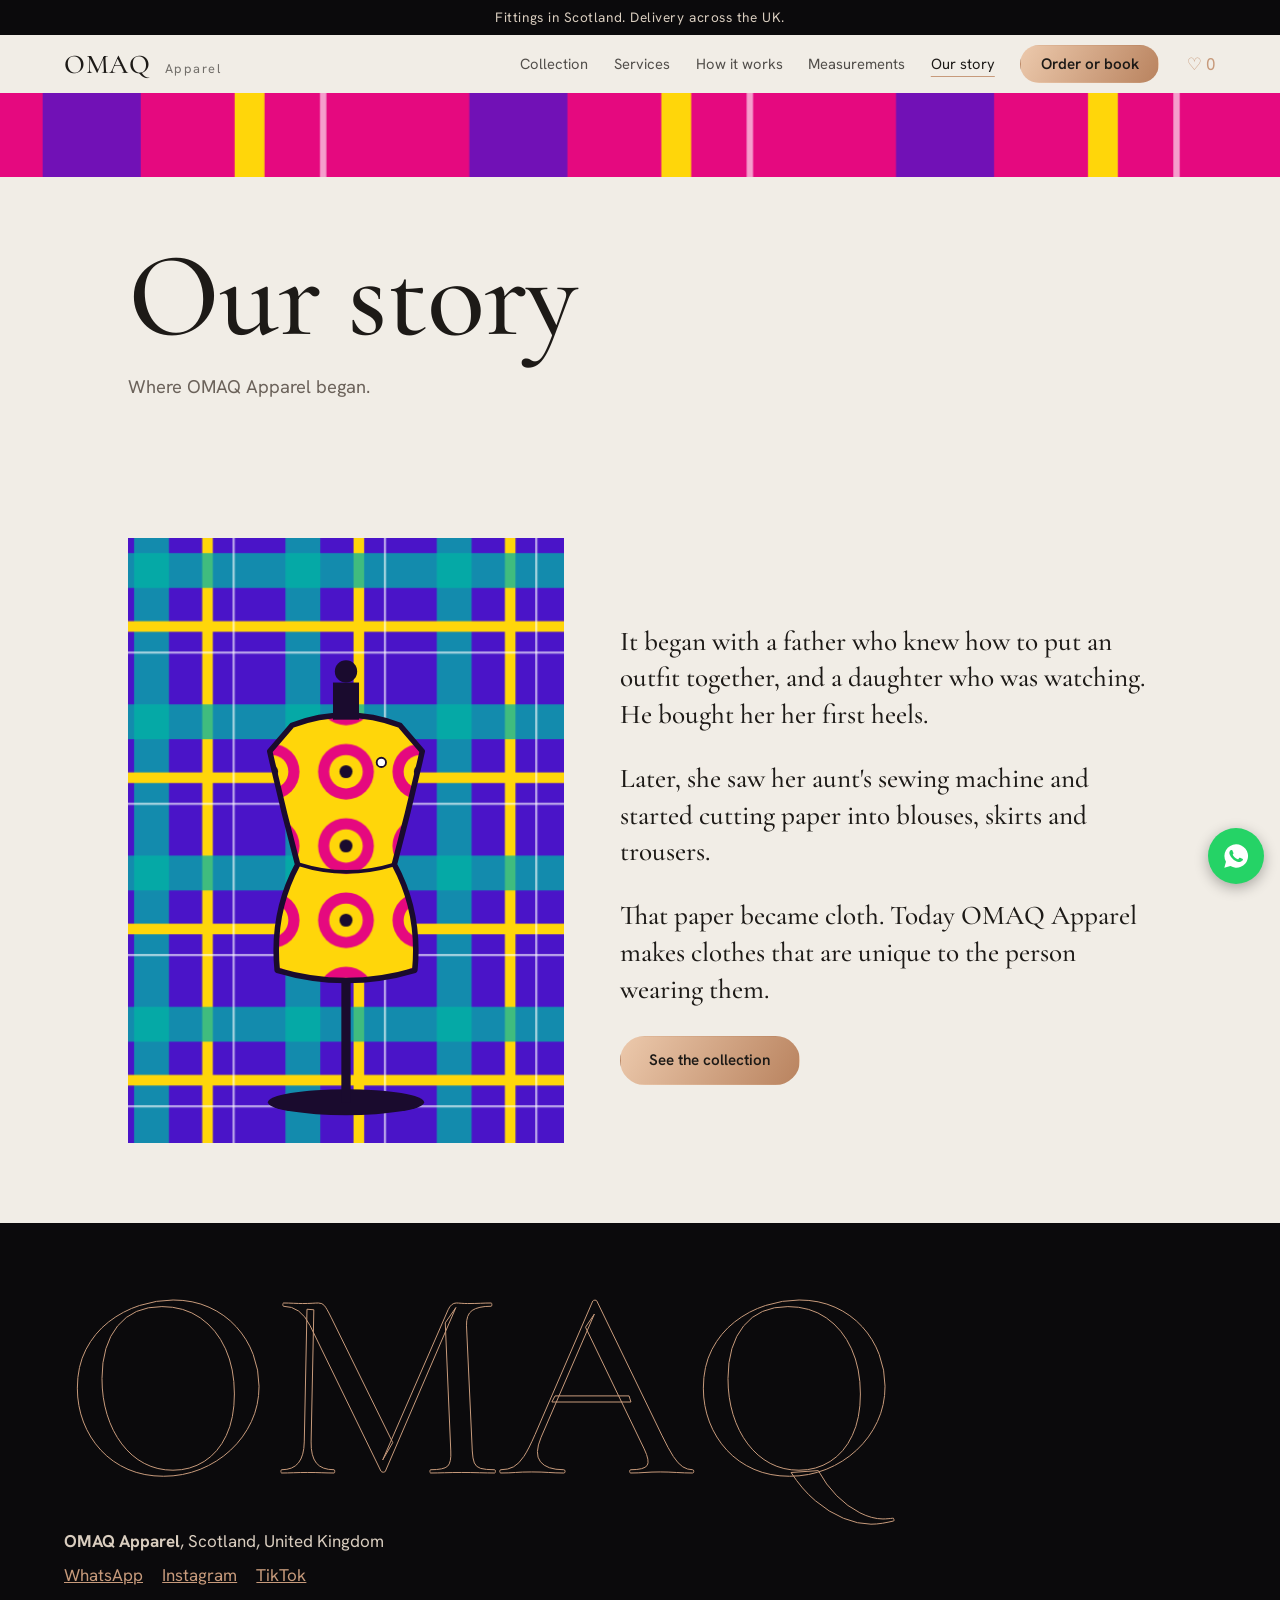
<file: story.html>
<!DOCTYPE html>
<html lang="en-GB"><head><meta charset="utf-8"><meta name="viewport" content="width=device-width, initial-scale=1">
<title>Our story | OMAQ Apparel</title>
<meta name="description" content="Timeless, unique custom outfits for all genders and ages. Fabric sourcing, in-person fittings in Scotland, UK-wide delivery.">
<link rel="preconnect" href="https://fonts.googleapis.com"><link rel="preconnect" href="https://fonts.gstatic.com" crossorigin>
<link href="https://fonts.googleapis.com/css2?family=Cormorant+Garamond:wght@400;500;600&family=Hanken+Grotesk:wght@400;500;600&display=swap" rel="stylesheet">
<link rel="stylesheet" href="styles.css"></head><body>
<div class="bar">Fittings in Scotland. Delivery across the UK.</div>
<header class="top"><a class="logo" href="index.html">OMAQ <span>Apparel</span></a><div class="tools"><a class="heart" href="collection.html#favourites" aria-label="Favourites">&#9825; <span id="fav-count">0</span></a><button class="burger" aria-label="Menu" aria-expanded="false">&#9776;</button></div><nav id="menu" aria-label="Main"><a href="collection.html">Collection</a><a href="services.html">Services</a><a href="how-it-works.html">How it works</a><a href="measure.html">Measurements</a><a href="story.html" aria-current="page">Our story</a><a class="btn" href="order.html">Order or book</a></nav></header>
<main><section class="phead c-mag"><div class="in"><div><h1>Our story</h1><p>Where OMAQ Apparel began.</p></div></div></section>
<section class="wrap split"><figure class="figure"><img src="images/dress-form.svg" alt="Dress form wearing a printed outfit"></figure>
<div class="story"><p>It began with a father who knew how to put an outfit together, and a daughter who was watching. He bought her her first heels.</p>
<p>Later, she saw her aunt's sewing machine and started cutting paper into blouses, skirts and trousers.</p>
<p>That paper became cloth. Today OMAQ Apparel makes clothes that are unique to the person wearing them.</p>
<a class="btn" href="collection.html">See the collection</a></div></section>
</main>
<footer><p><b>OMAQ Apparel</b>, Scotland, United Kingdom</p><p><a id="wa-link" href="#">WhatsApp</a><a href="https://www.instagram.com/omaq_apparel" rel="noopener">Instagram</a><a href="https://vm.tiktok.com/ZN8Bhapgd/" rel="noopener">TikTok</a></p></footer>
<a class="wa-float" id="wa-float" href="order.html" aria-label="Chat on WhatsApp"><svg viewBox="0 0 24 24" width="28" height="28" fill="#fff"><path d="M12 2a10 10 0 0 0-8.6 15L2 22l5.2-1.4A10 10 0 1 0 12 2zm5.2 13.9c-.2.6-1.3 1.2-1.8 1.2-.5.1-1 .2-3.3-.7-2.8-1.1-4.6-4-4.7-4.2-.1-.2-1.1-1.5-1.1-2.8 0-1.3.7-1.9.9-2.2.2-.2.5-.3.7-.3h.5c.2 0 .4 0 .6.5l.8 2c.1.2.1.4 0 .5l-.4.6c-.1.2-.3.3-.1.6.2.3.8 1.3 1.7 2.1 1.2 1 2.2 1.3 2.5 1.5.3.1.4.1.6-.1l.8-1c.2-.3.4-.2.6-.1l1.9.9c.3.1.5.2.5.3.1.1.1.6-.1 1.1z"/></svg></a>
<script src="app.js"></script></body></html>
</file>
<file: styles.css>
:root{--ivory:#f1ede6;--ink:#1d1a17;--night:#0b0a0c;--gold:linear-gradient(120deg,#ecc9ac,#b9835f);--champ:#c79a7b;--line:#d8d0c3;--mute:#6b625a;--hh:58px;--disp:"Cormorant Garamond","Iowan Old Style",Georgia,serif;--sans:"Hanken Grotesk",system-ui,sans-serif}
*{box-sizing:border-box}html{scroll-behavior:smooth}
@media (prefers-reduced-motion:reduce){html{scroll-behavior:auto}}
body{margin:0;background:var(--ivory);color:var(--ink);font:400 1.0625rem/1.65 var(--sans)}
a{color:inherit}:focus-visible{outline:2px solid var(--champ);outline-offset:3px}
h1,h2,h3{font-family:var(--disp);font-weight:500;line-height:.98;letter-spacing:-.01em;margin:0}
h2{font-size:clamp(2.3rem,5.5vw,4rem);margin-bottom:1.5rem}
.bar{background:var(--night);color:#d9cdbf;text-align:center;padding:.4rem 1rem;font-size:.85rem;letter-spacing:.04em}
.top{position:sticky;top:0;z-index:10;display:flex;align-items:center;gap:.5rem 1.75rem;flex-wrap:wrap;min-height:var(--hh);padding:.6rem 5vw;background:var(--hbg,var(--ivory));color:var(--hfg,var(--ink))}
.logo{font:500 1.7rem var(--disp);letter-spacing:.02em;text-decoration:none}.logo span{font:400 .8rem var(--sans);letter-spacing:.12em;margin-left:.5rem;opacity:.6}
.top nav{order:2;margin-left:auto;display:flex;gap:.3rem 1.6rem;align-items:center;flex-wrap:wrap;font-size:.92rem}
.top nav a{text-decoration:none;opacity:.75}.top nav a:hover,.top nav a[aria-current]{opacity:1;text-decoration:underline;text-decoration-color:var(--champ);text-underline-offset:7px}
.top nav a.btn{padding:.5rem 1.2rem;opacity:1;text-decoration:none;color:var(--ink)}
.tools{order:3;display:flex;gap:.75rem;align-items:center}.heart{text-decoration:none;color:var(--champ)}
.burger{display:none;background:none;border:1px solid currentColor;font-size:1.2rem;padding:.1rem .6rem;cursor:pointer;color:inherit}
.btn{display:inline-block;background:var(--gold);color:var(--ink);border:1px solid transparent;border-radius:40px;padding:.85rem 1.8rem;font:600 .95rem var(--sans);text-decoration:none;cursor:pointer;transition:filter .2s}
.btn:hover{filter:brightness(1.08)}
.btn.yel{background:var(--gold)}
.btn.line{background:transparent;color:inherit;border-color:currentColor}.btn.line.dark{color:var(--ink)}
.phead::before{content:"";display:block;height:84px;background:center/cover var(--print)}
.c-org{--print:url(images/ankara-org.svg)}.c-vio{--print:url(images/kente.svg)}.c-mag{--print:url(images/tartan-mag.svg)}.c-teal{--print:url(images/ankara-teal.svg)}.c-yel{--print:url(images/adire.svg)}
.phead .in{max-width:72rem;margin:0 auto;padding:4rem 5vw 3.5rem}
.phead h1{font-size:clamp(3.2rem,10vw,7.5rem);line-height:.92}
.phead p{font-size:1.15rem;max-width:34rem;margin:1.25rem 0 0;color:var(--mute)}
.phead .art{width:min(22rem,100%);margin-top:2rem}
/* scroll story */
.track{height:600vh}
.stage{position:sticky;top:var(--hh);height:calc(100vh - var(--hh));height:calc(100svh - var(--hh));overflow:hidden;background:var(--bg,var(--ivory));color:var(--fg,var(--ink))}
.copy{position:absolute;left:5vw;top:50%;width:min(34ch,42vw);z-index:4}
.ch{position:absolute;left:0;top:0;width:100%;opacity:0}
.ch small{display:block;font:.8rem/1 var(--sans);letter-spacing:.12em;opacity:.6;margin-bottom:14px}
.ch h1,.ch h2{font-size:clamp(2.4rem,6vw,5.2rem);line-height:.96;margin:0}
.ch p{margin:16px 0 0;font-size:.98rem;line-height:1.5;opacity:.75}
.art{position:absolute;right:0;top:0;width:58vw;height:100%;display:grid;place-items:center}
.art svg{width:100%;height:86%;overflow:visible}
.story-cta{position:absolute;left:50%;bottom:calc(7% + env(safe-area-inset-bottom,0px));transform:translateX(-50%);display:flex;gap:.7rem;opacity:0;pointer-events:none;z-index:6;color:#f0e8de;white-space:nowrap}
.prog{position:absolute;left:5vw;bottom:14px;height:2px;background:var(--champ);width:0;z-index:5}
.wrap{max-width:72rem;margin:0 auto;padding:5rem 5vw}
.look{display:grid;grid-template-columns:repeat(12,1fr);gap:1.25rem;align-items:start;margin-bottom:2.5rem}
.look a{text-decoration:none;display:block}.look img{width:100%;display:block;object-fit:cover}
.look span{display:block;font:500 1.6rem/1.1 var(--disp);margin-top:.6rem}.look a:hover span{color:var(--champ)}
.l1{grid-column:1/6}.l1 img{aspect-ratio:3/4}.l2{grid-column:6/10;margin-top:4rem}.l2 img{aspect-ratio:4/5}.l3{grid-column:10/13;margin-top:1.5rem}.l3 img{aspect-ratio:1}
.statement{background:var(--night);color:#f0e8de;padding:6rem 5vw}.statement p{max-width:72rem;margin:0 auto;font:500 clamp(2.4rem,7vw,5.5rem)/1 var(--disp)}
.steps{list-style:none;margin:0;padding:0;counter-reset:s;max-width:46rem}
.steps li{counter-increment:s;display:grid;grid-template-columns:4rem 1fr;gap:1rem;padding:1.3rem 0;border-top:1px solid var(--line)}
.steps li::before{content:counter(s);font:500 2.8rem/1 var(--disp);color:var(--champ)}
.cta-band{background:var(--gold);padding:5rem 5vw}.cta-band>div{max-width:72rem;margin:0 auto}.cta-band h2{margin-bottom:.8rem}.cta-band p{font-size:1.15rem;max-width:30rem}
.cta-band .btn:not(.line){background:var(--night);color:#f0e8de}
.rows article{display:grid;grid-template-columns:1fr 1fr;min-height:26rem}.rows article:nth-child(even) img{order:2}
.rows img{width:100%;height:100%;object-fit:cover;display:block}
.rows div{padding:3rem clamp(1.25rem,5vw,4rem);display:flex;flex-direction:column;justify-content:center}
.rows h2{margin-bottom:.8rem}.rows p{margin:0;font-size:1.1rem;max-width:26rem}
.r1,.r3{background:#e9e1d4}.r2,.r4{background:var(--night);color:#f0e8de}
.split{display:grid;grid-template-columns:.9fr 1.1fr;gap:3.5rem;align-items:center}
.figure{margin:0;background:center/cover url(images/tartan-vio.svg);padding:3rem 2rem 0}.figure img{display:block;width:100%}
.story p{font:500 1.7rem/1.35 var(--disp);max-width:34rem}
.note{color:var(--mute);font-size:.95rem;margin-top:1.2rem}
.pills{display:flex;gap:.5rem;flex-wrap:wrap;margin-bottom:2.5rem}
.pills button{font:500 .95rem var(--sans);padding:.5rem 1.3rem;border:1px solid var(--ink);border-radius:40px;background:transparent;color:var(--ink);cursor:pointer}.pills button[aria-pressed=true]{background:var(--ink);color:var(--ivory)}
.catalog{display:grid;grid-template-columns:repeat(auto-fill,minmax(15rem,1fr));gap:2.5rem 1.5rem;margin-bottom:1.5rem}
.item img{width:100%;aspect-ratio:4/5;object-fit:cover;display:block}
.item .meta{display:flex;justify-content:space-between;align-items:center;margin-top:.5rem;color:var(--mute);font-size:.88rem}
.fav{background:none;border:0;font-size:1.5rem;color:var(--champ);cursor:pointer;line-height:1}
.item h3{font-size:1.6rem;margin:.1rem 0}.item p{margin:0 0 .3rem;color:var(--mute)}.chat{color:#a2693f}
.order{max-width:42rem}.tabs{display:flex;gap:.5rem;margin-bottom:2rem}
.tabs button{flex:1;padding:.75rem;font:500 .95rem var(--sans);background:transparent;color:var(--ink);border:1px solid var(--ink);border-radius:40px;cursor:pointer}.tabs button[aria-selected=true]{background:var(--ink);color:var(--ivory)}
.panel{display:grid;gap:1.4rem}.panel[hidden]{display:none}
label{display:grid;gap:.2rem;font-weight:600;font-size:.92rem}
input,select,textarea{font:inherit;font-weight:400;padding:.7rem 0;border:0;border-bottom:1px solid var(--ink);border-radius:0;background:transparent;color:var(--ink);width:100%}
input:focus,select:focus,textarea:focus{outline:0;border-bottom-color:var(--champ)}
.error{color:#b00020;margin:0;min-height:1.2em}
footer{background:var(--night);color:#d9cdbf;padding:3rem 5vw;overflow:hidden}
footer::before{content:"OMAQ";display:block;font:500 clamp(5rem,27vw,17rem)/.85 var(--disp);color:transparent;-webkit-text-stroke:1px var(--champ);margin-bottom:1.5rem}
footer p{margin:.4rem 0}footer a{margin-right:1.2rem;color:var(--champ)}
.wa-float{position:fixed;right:1rem;bottom:1rem;width:56px;height:56px;border-radius:50%;background:#25d366;display:grid;place-items:center;box-shadow:0 4px 14px rgba(0,0,0,.3);z-index:20}
@media (min-width:46rem){.item:nth-child(even){margin-top:2.5rem}}
@media (max-width:46rem){.burger{display:block}.tools{margin-left:auto}.top nav{order:3;width:100%;display:none;flex-direction:column;align-items:flex-start;padding:.5rem 0;margin:0}.top nav.open{display:flex}
.split,.rows article{grid-template-columns:1fr}.rows article:nth-child(even) img{order:0}.rows img{height:16rem}
.look{display:block}.look a{margin:0 0 2rem!important}
.copy{top:6%;width:90vw;height:30%}.ch h1,.ch h2{font-size:clamp(2.1rem,10vw,3.2rem)}.ch p{font-size:.9rem}
.art{width:100vw;top:30%;height:70%}.story-cta{flex-direction:column;align-items:center;gap:.5rem;bottom:4%}}
.reveal{position:absolute;left:50%;top:4%;height:78%;aspect-ratio:3/4;object-fit:cover;transform:translateX(-50%);opacity:0;border-radius:3px;box-shadow:0 20px 60px rgba(0,0,0,.6)}
.review{background:var(--ivory);padding:6rem 5vw}.review blockquote{max-width:52rem;margin:0 auto}
.review p{font:500 clamp(1.7rem,3.6vw,2.7rem)/1.25 var(--disp);margin:0}
.review footer{background:none;padding:1.5rem 0 0;color:var(--mute);font-size:.9rem;overflow:visible}.review footer::before{display:none}
@media (max-width:46rem){.reveal{top:2%;height:64%}}
</file>
